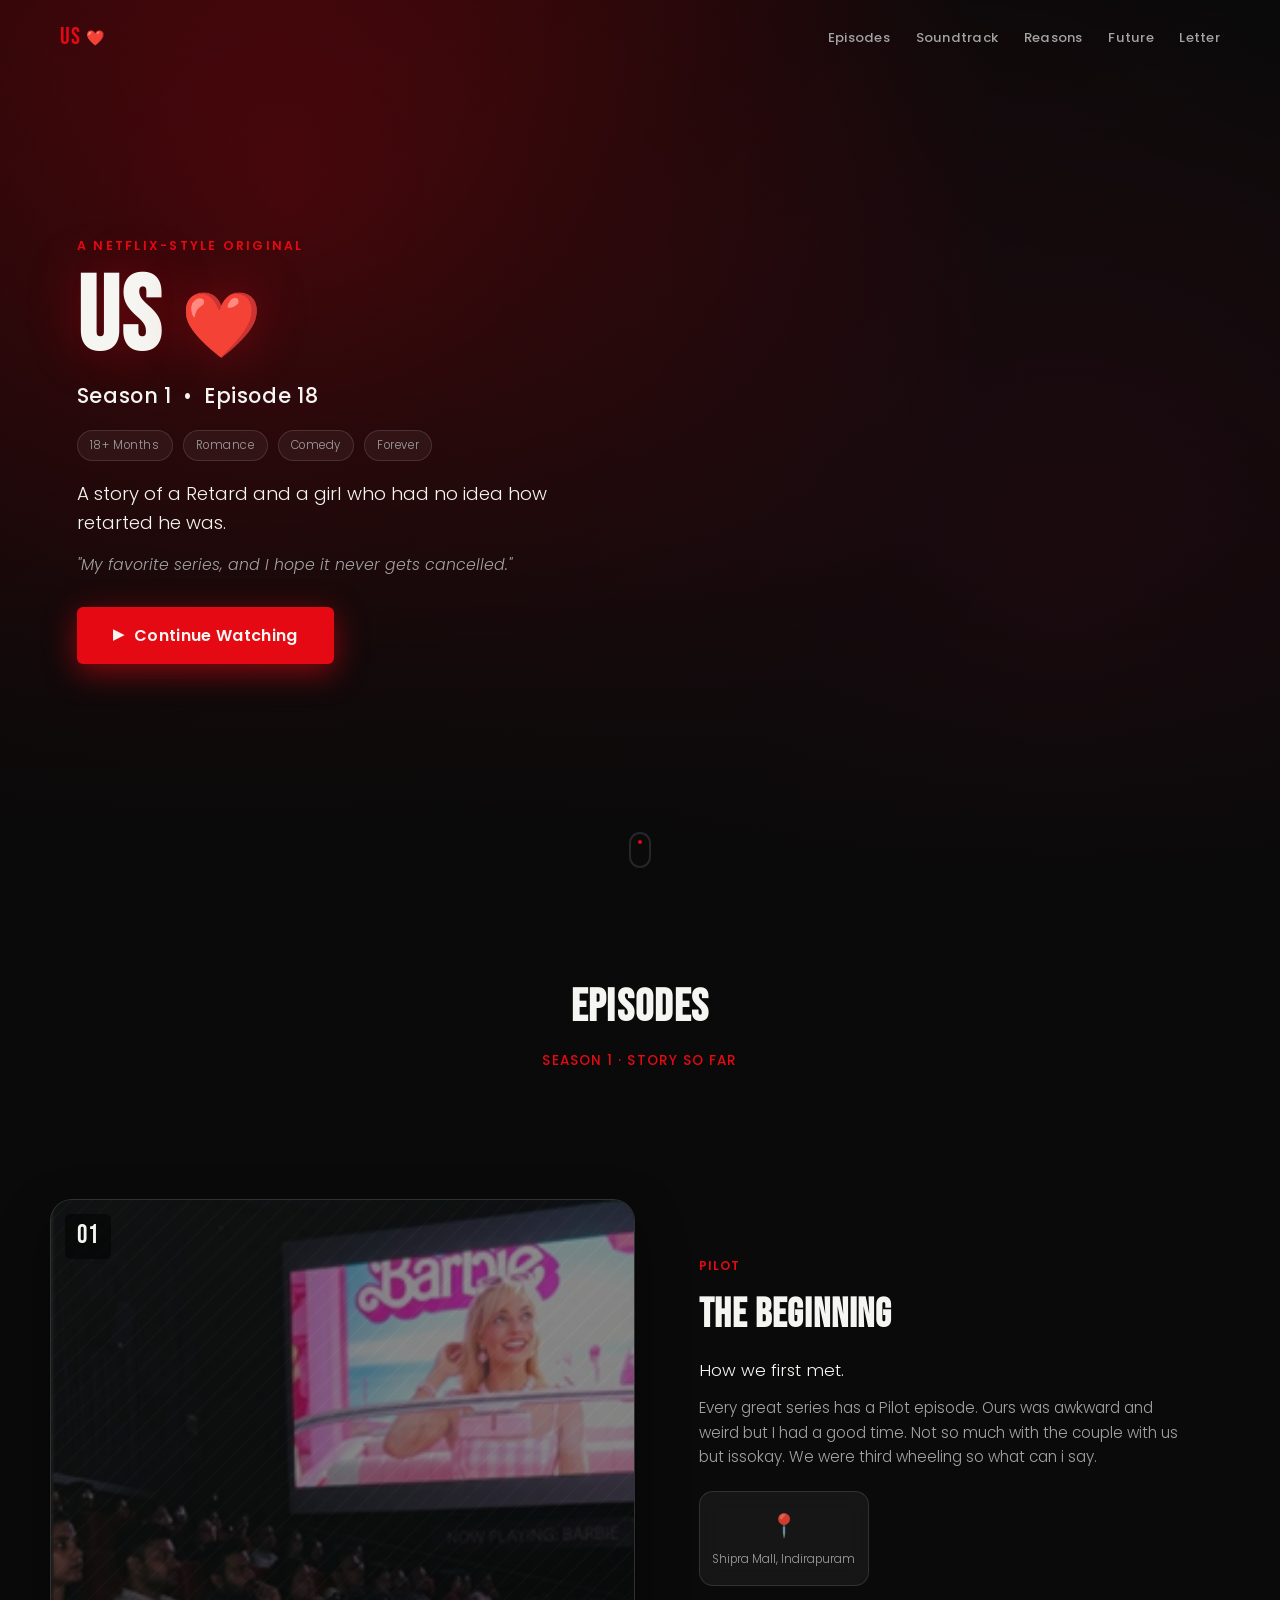
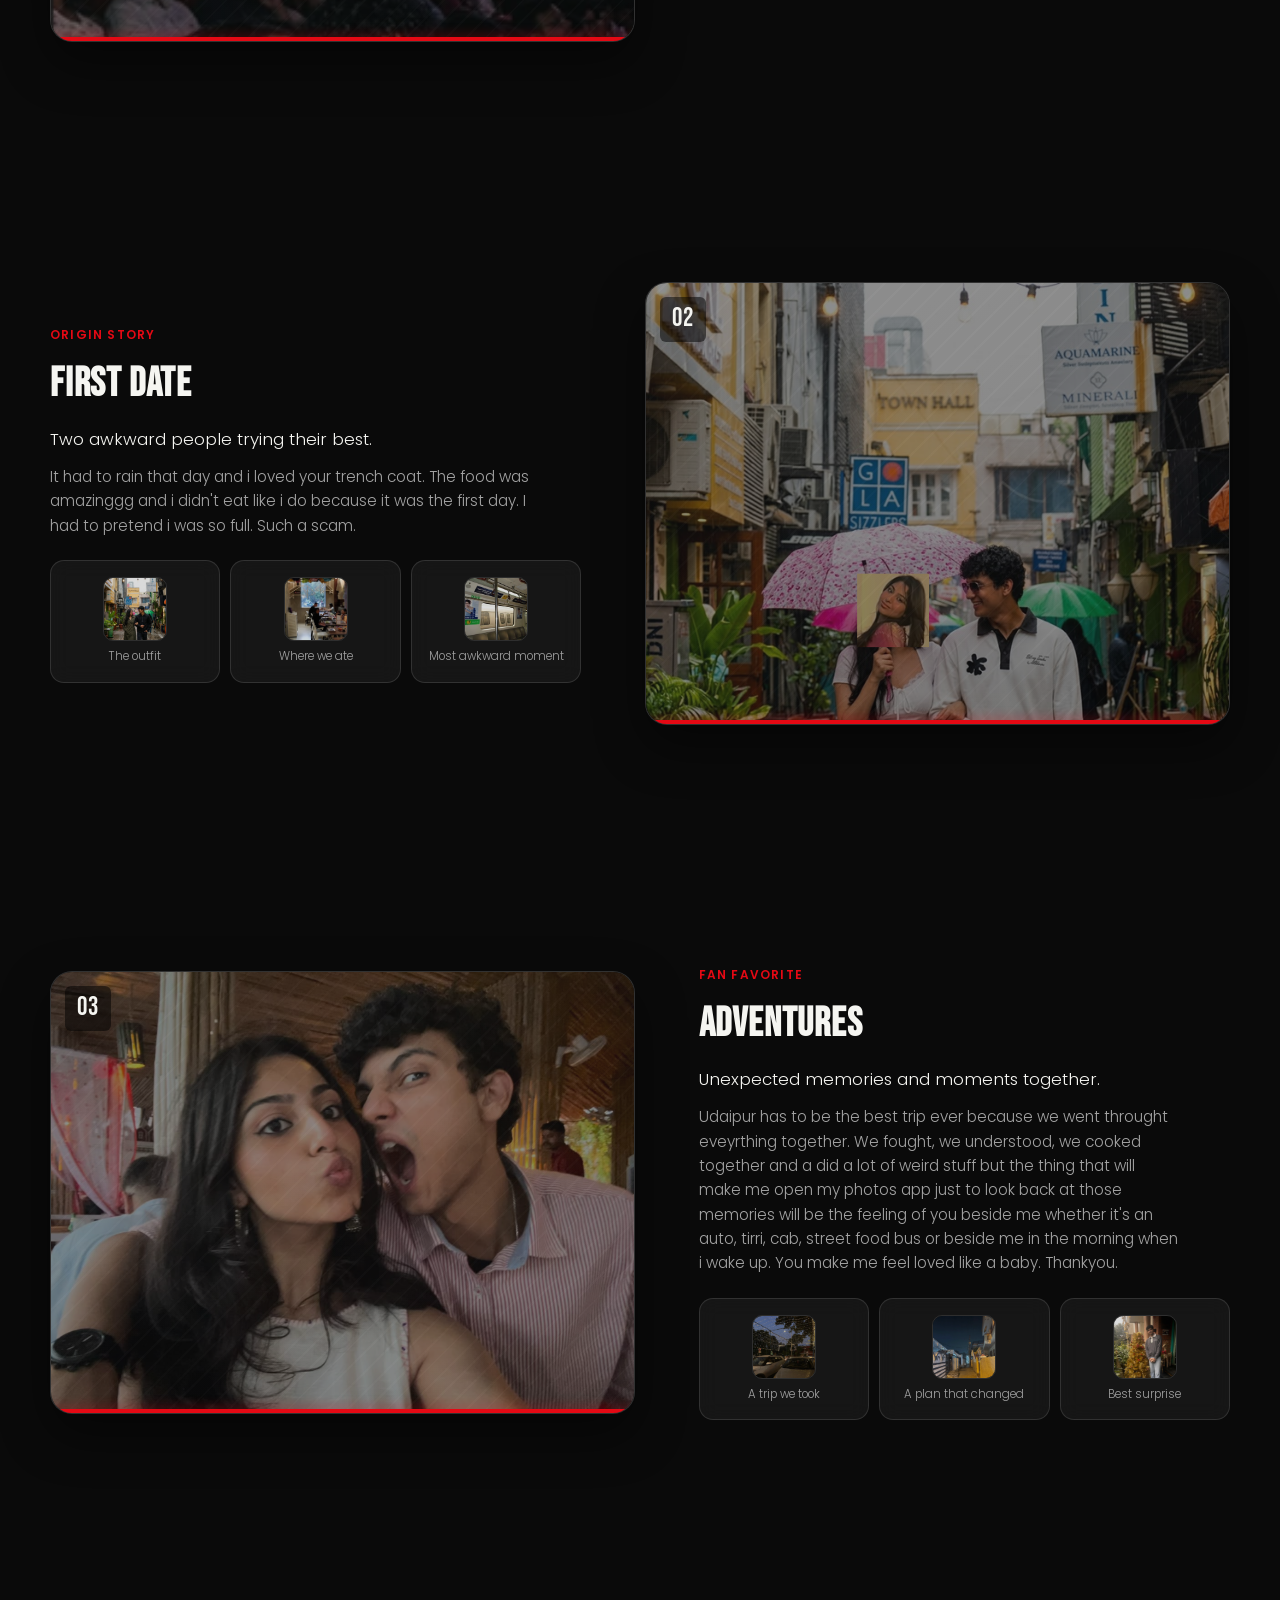
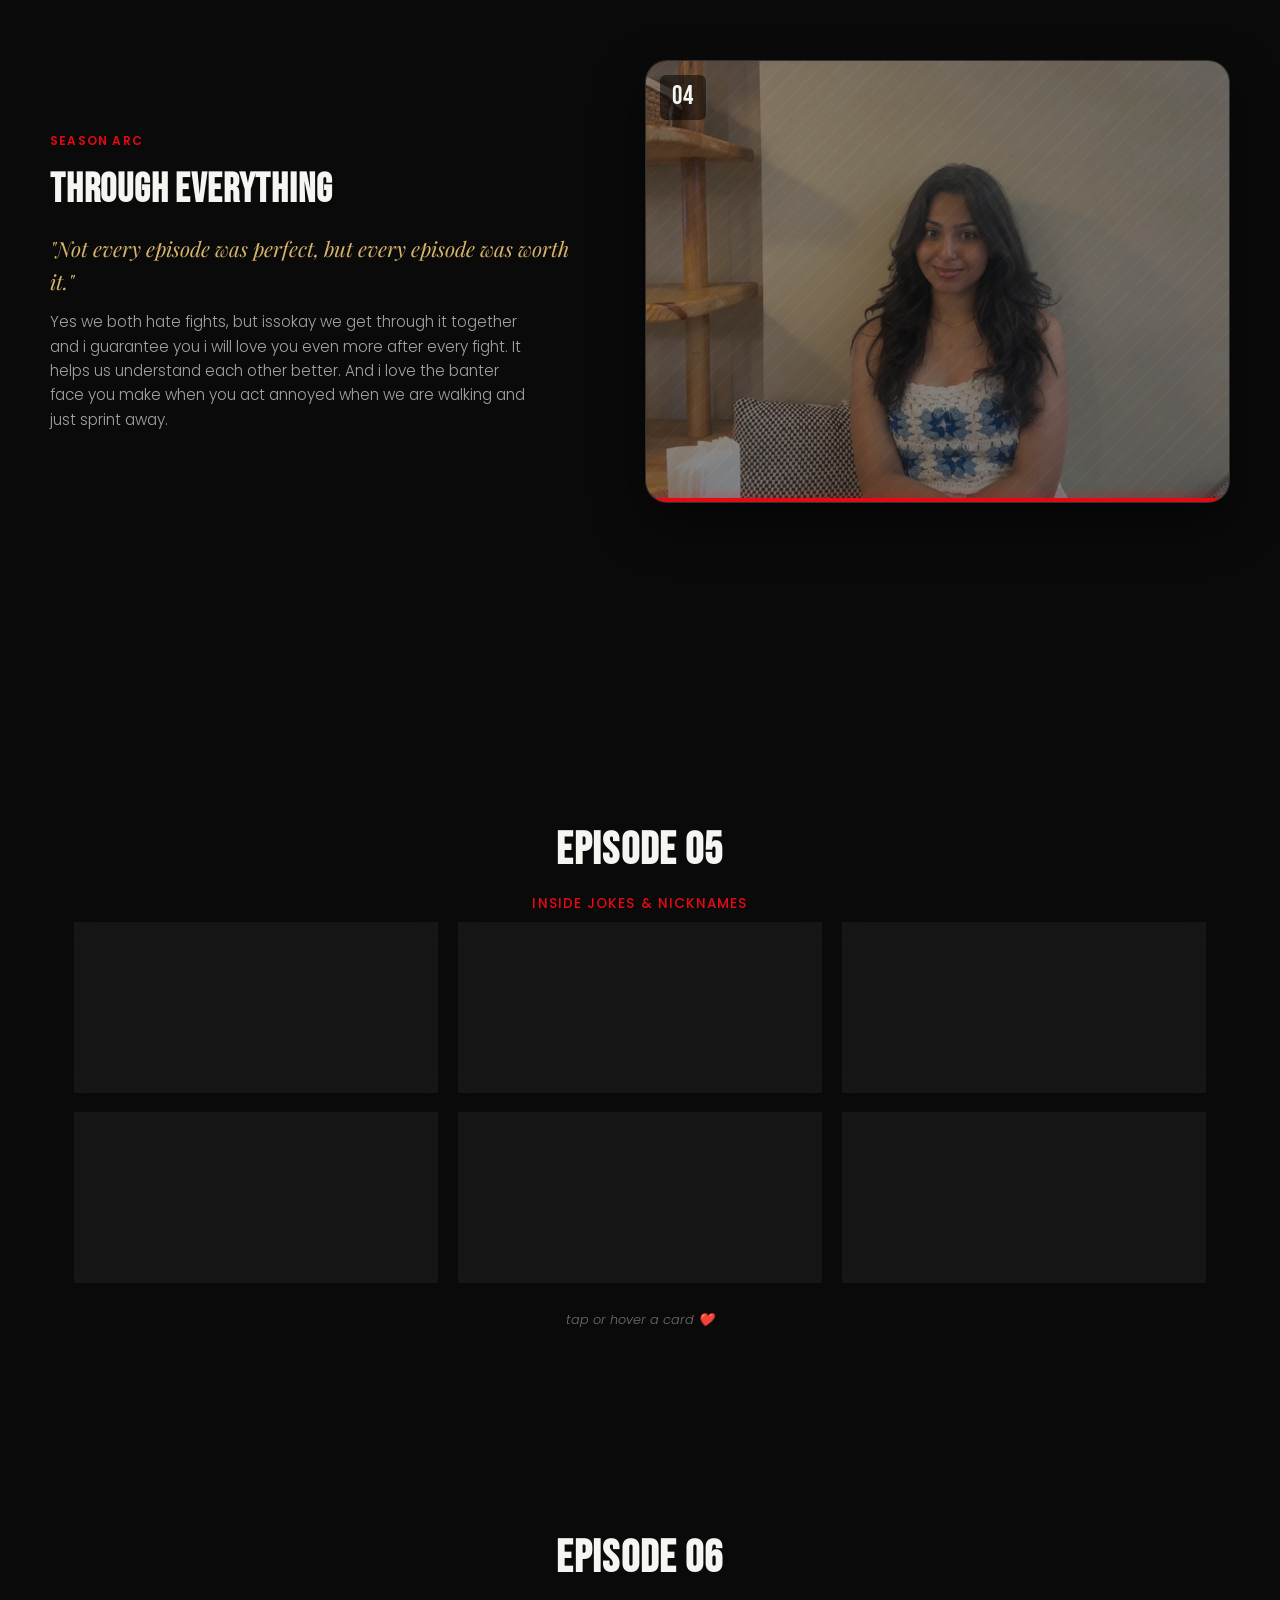
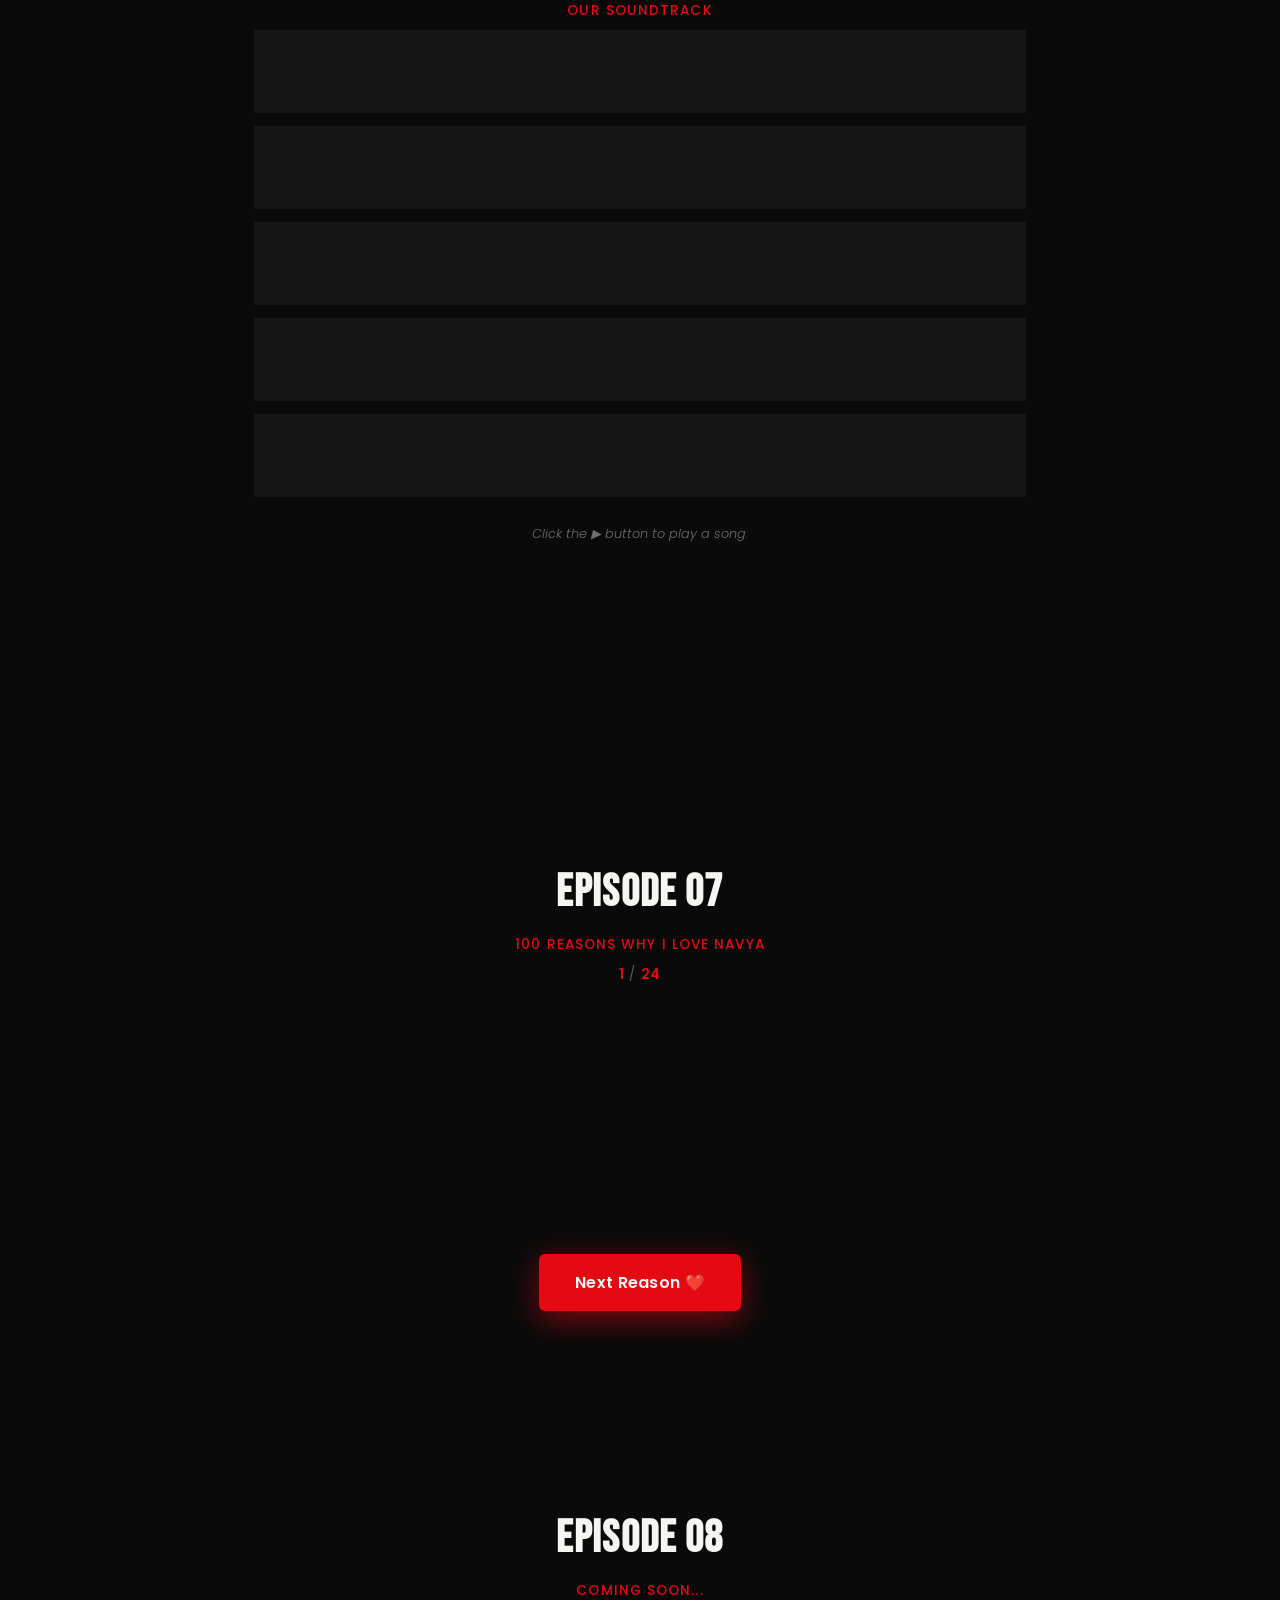
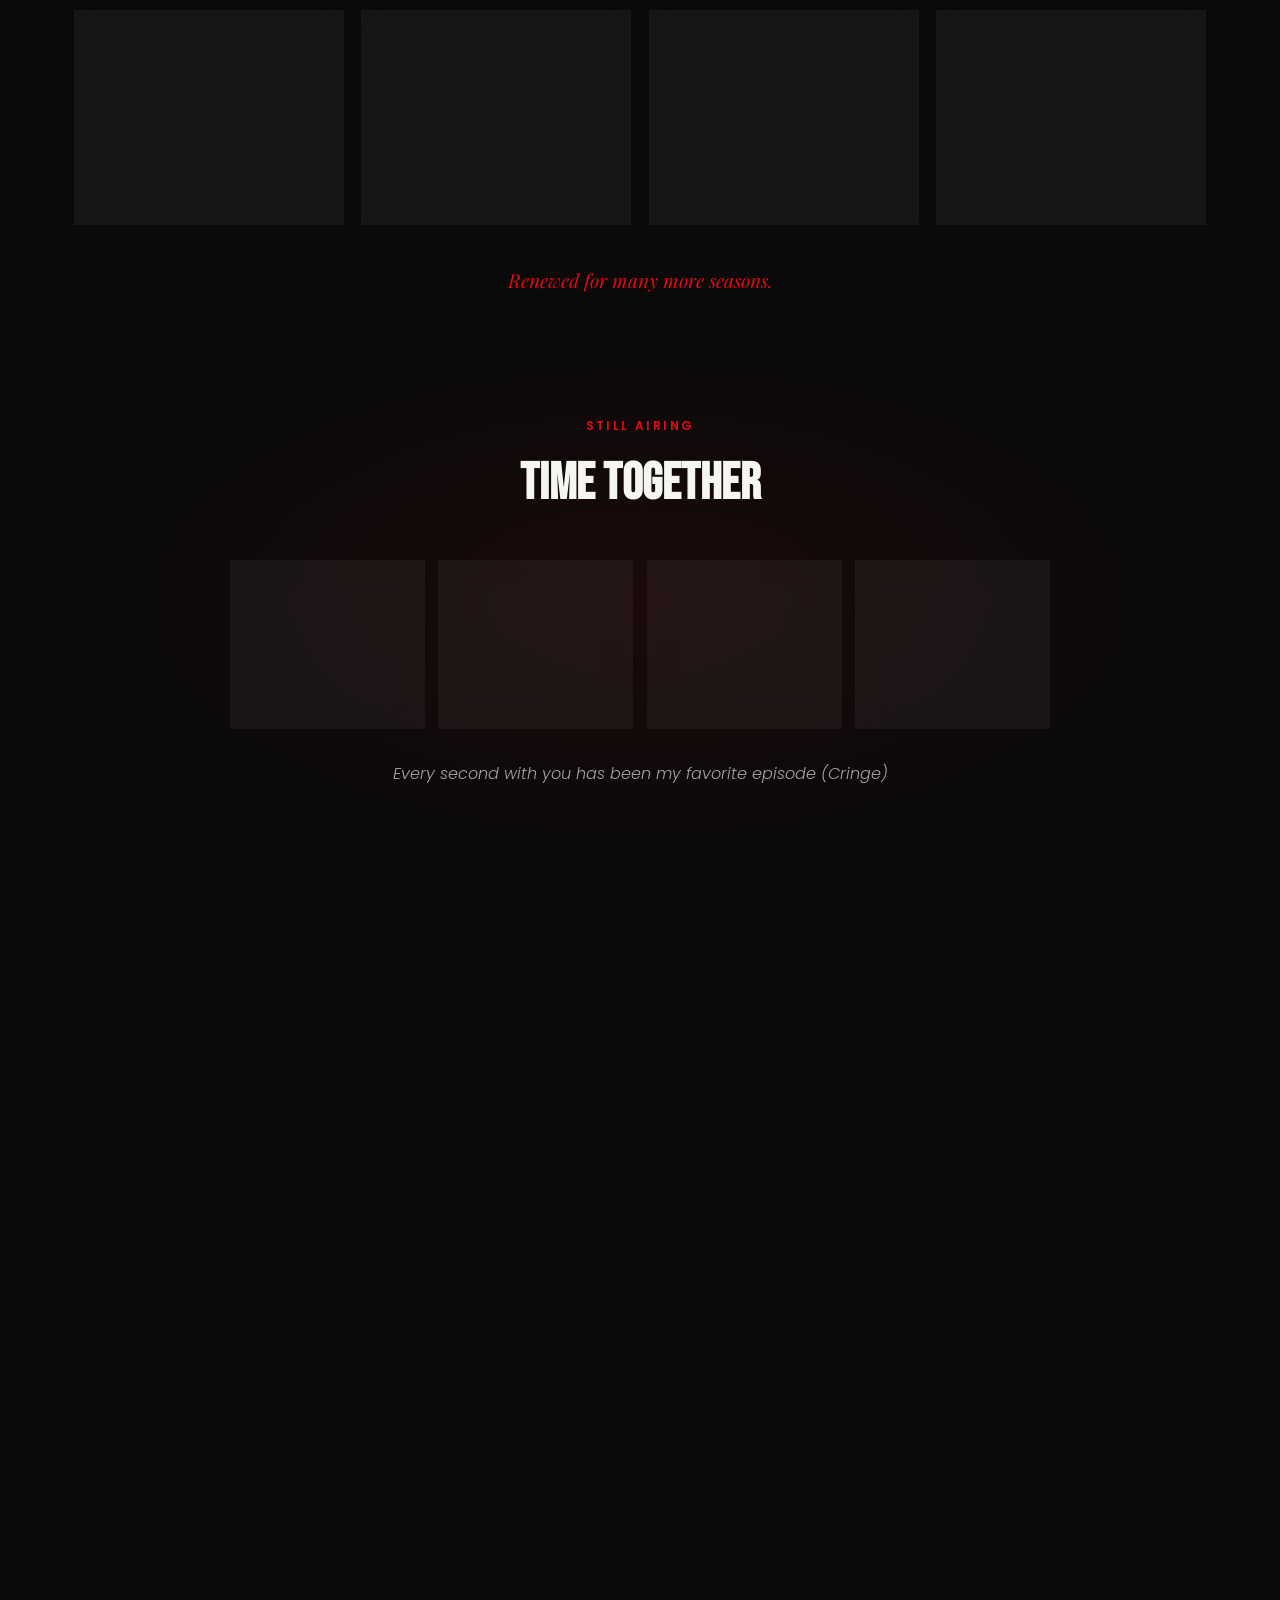
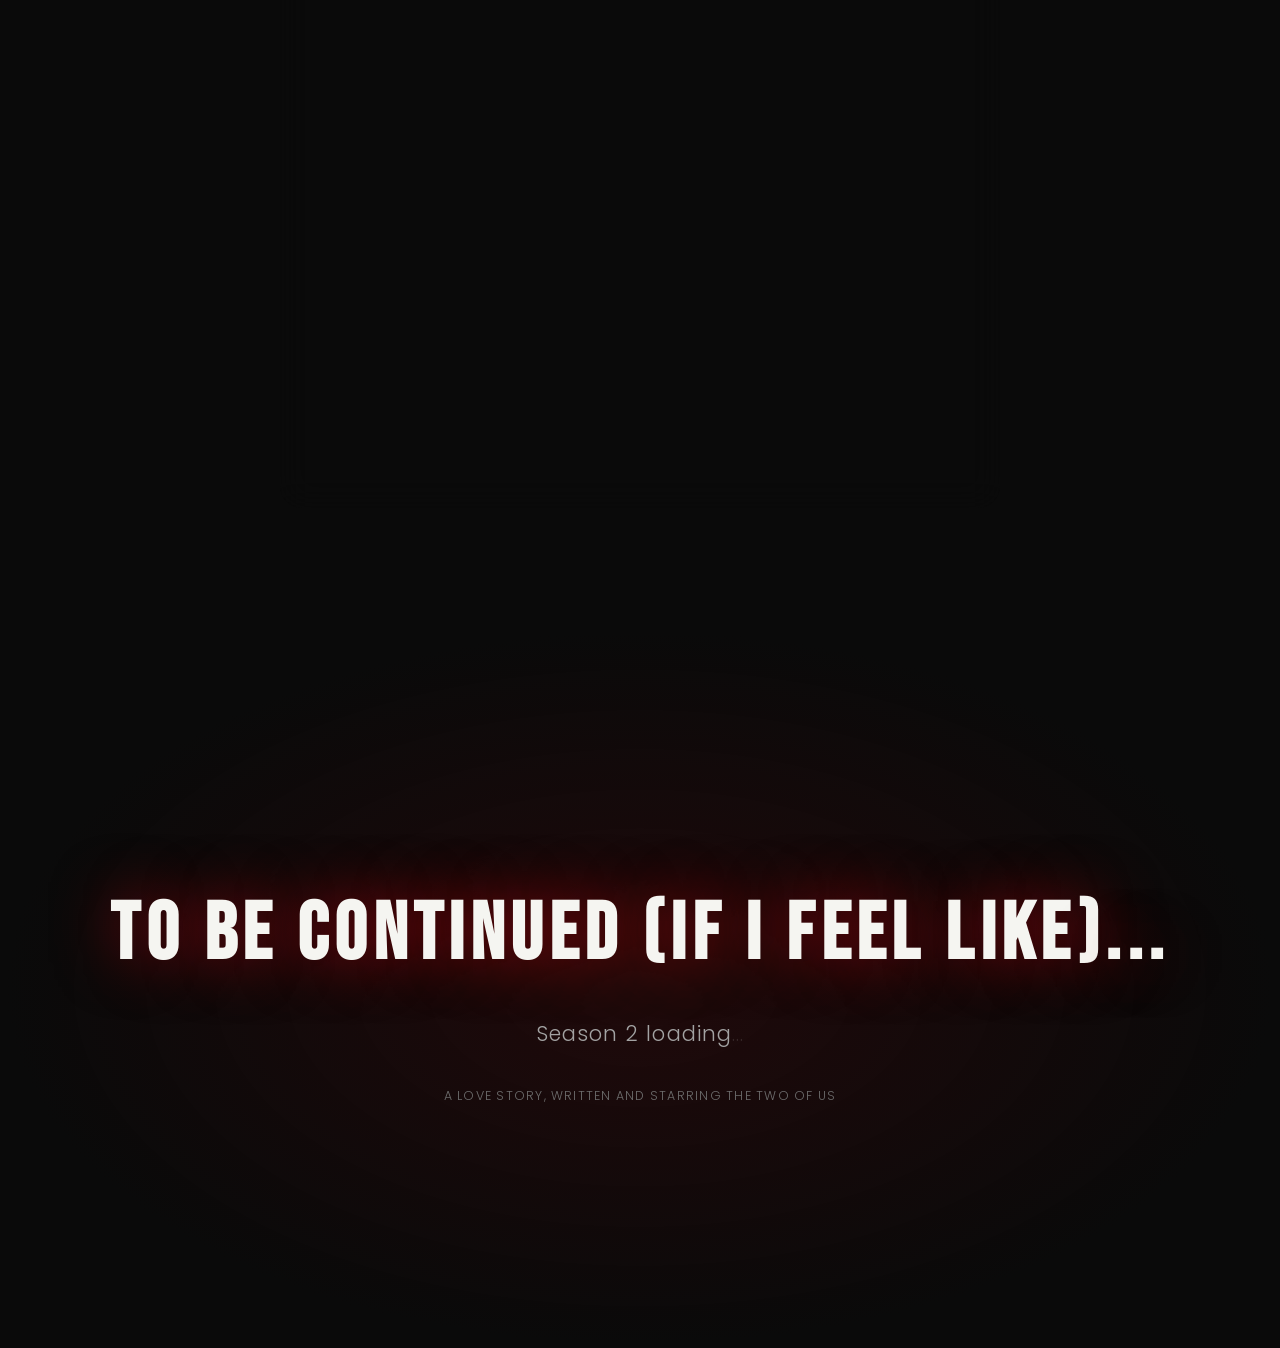
<file: index.html>
<!DOCTYPE html>
<html lang="en">
<head>
  <meta charset="UTF-8" />
  <meta name="viewport" content="width=device-width, initial-scale=1.0, viewport-fit=cover" />
  <title>US  | Season 1 · Episode 18</title>
  <meta name="description" content="A Netflix-style love story. US ❤️ — Season 1, Episode 18." />

  <!-- Google Fonts:
       Bebas Neue  -> bold cinematic display face (titles, big numbers)
       Poppins     -> clean modern body/UI face
       Playfair Display -> warm serif italic, reserved only for the love letter -->
  <link rel="preconnect" href="https://fonts.googleapis.com">
  <link rel="preconnect" href="https://fonts.gstatic.com" crossorigin>
  <link href="https://fonts.googleapis.com/css2?family=Bebas+Neue&family=Poppins:ital,wght@0,300;0,400;0,500;0,600;0,700;1,400&family=Playfair+Display:ital,wght@0,500;1,500;1,600&display=swap" rel="stylesheet">

  <link rel="stylesheet" href="style.css" />
</head>
<body>

  <!-- =========================================================
       LOADING SCREEN
       A small homage to the Netflix "ta-dum" logo build animation.
       Red bars converge, a heartbeat pulses, then the curtain lifts
       on your show.
  ========================================================== -->
  <div id="loading-screen" aria-hidden="true">
    <div class="loader-bars">
      <span></span><span></span><span></span><span></span><span></span>
    </div>
    <div class="loader-logo">US <span class="heart">❤️</span></div>
    <p class="loader-caption">a series, starring the two of us</p>
  </div>

  <!-- Ambient drifting particles, sits behind everything -->
  <canvas id="particle-canvas"></canvas>

  <!-- Floating hearts get injected here continuously by script.js -->
  <div id="floating-hearts" aria-hidden="true"></div>

  <!-- =========================================================
       TOP NAVIGATION — Netflix-style fixed bar, glass on scroll
  ========================================================== -->
  <header id="top-nav">
    <a href="#hero" class="nav-logo">US <span class="heart">❤️</span></a>
    <nav class="nav-links">
      <a href="#ep1">Episodes</a>
      <a href="#soundtrack">Soundtrack</a>
      <a href="#reasons">Reasons</a>
      <a href="#comingsoon">Future</a>
      <a href="#letter">Letter</a>
    </nav>
  </header>

  <!-- =========================================================
       HERO — the show's title banner
  ========================================================== -->
  <section id="hero">
    <div class="hero-bg"></div>
    <div class="hero-vignette"></div>

    <div class="hero-content fade-in">
      <p class="hero-eyebrow">A NETFLIX-STYLE ORIGINAL</p>
      <h1 class="hero-title">US <span class="heart">❤️</span></h1>
      <p class="hero-subtitle">Season 1 &nbsp;•&nbsp; Episode 18</p>

      <div class="hero-meta">
        <span class="tag">18+ Months</span>
        <span class="tag">Romance</span>
        <span class="tag">Comedy</span>
        <span class="tag">Forever</span>
      </div>

      <p class="hero-description">
        A story of a Retard and a girl who had no idea how
        retarted he was.
      </p>

      <p class="hero-tagline">"My favorite series, and I hope it never gets cancelled."</p>

      <button id="continue-watching" class="btn-primary">
        <span class="play-icon">▶</span> Continue Watching
      </button>
    </div>

    <div class="scroll-hint">
      <span></span>
    </div>
  </section>

  <!-- =========================================================
       EPISODE LIST — intro label for the episode section
  ========================================================== -->
  <div class="section-heading fade-in">
    <h2>Episodes</h2>
    <p>Season 1 · Story So Far</p>
  </div>

  <!-- ---------- EPISODE 1 — THE BEGINNING ---------- -->
  <section class="episode" id="ep1">
    <div class="episode-inner fade-in">
      <div class="episode-thumb">
        <span class="ep-number">01</span>
        <div class="thumb-placeholder">
          <span><img src="photos/barbie.png" alt="Us"></span>
        </div>
        <div class="progress-bar"><div class="progress-fill"></div></div>
      </div>
      <div class="episode-info">
        <p class="ep-tag">Pilot</p>
        <h3>The Beginning</h3>
        <p class="ep-desc">How we first met.</p>
        <p class="ep-longtext">
          Every great series has a Pilot episode. Ours was awkward and weird but I had
          a good time. Not so much with the couple with us but issokay. We were third 
          wheeling so what can i say.
        </p>
        <div class="memory-grid">
          <div class="memory-card"><span>📍</span><p>Shipra Mall, Indirapuram</p></div>
        </div>
      </div>
    </div>
  </section>

  <!-- ---------- EPISODE 2 — FIRST DATE ---------- -->
  <section class="episode reverse" id="ep2">
    <div class="episode-inner fade-in">
      <div class="episode-thumb">
        <span class="ep-number">02</span>
        <div class="thumb-placeholder">
          <span><img src="photos/khanmarket.png" alt="Us"></span>
        </div>
        <div class="progress-bar"><div class="progress-fill"></div></div>
      </div>
      <div class="episode-info">
        <p class="ep-tag">Origin Story</p>
        <h3>First Date</h3>
        <p class="ep-desc">Two awkward people trying their best.</p>
        <p class="ep-longtext">
          It had to rain that day and i loved your trench coat. The food was amazinggg and i 
          didn't eat like i do because it was the first day. I had to pretend i was so full.
          Such a scam.
        </p>
        <div class="memory-grid">
          <div class="memory-card"><span><img src="photos/outfile.png" alt="Us"></span><p>The outfit</p></div>
          <div class="memory-card"><span><img src="photos/yumyum.png" alt="Us"></span><p>Where we ate</p></div>
          <div class="memory-card"><span><img src="photos/metro.png" alt="Us"></span><p>Most awkward moment</p></div>
        </div>
      </div>
    </div>
  </section>

  <!-- ---------- EPISODE 3 — ADVENTURES ---------- -->
  <section class="episode" id="ep3">
    <div class="episode-inner fade-in">
      <div class="episode-thumb">
        <span class="ep-number">03</span>
        <div class="thumb-placeholder">
          <span><img src="photos/bite.png" alt="Us"></span>
        </div>
        <div class="progress-bar"><div class="progress-fill"></div></div>
      </div>
      <div class="episode-info">
        <p class="ep-tag">Fan Favorite</p>
        <h3>Adventures</h3>
        <p class="ep-desc">Unexpected memories and moments together.</p>
        <p class="ep-longtext">
          Udaipur has to be the best trip ever because we went throught eveyrthing together. We fought, we understood,
          we cooked together and a did a lot of weird stuff but the thing that will make me open my photos app just to look back
          at those memories will be the feeling of you beside me whether it's an auto, tirri, cab, street food bus or beside me in
          the morning when i wake up. You make me feel loved like a baby. Thankyou.
        </p>
        <div class="memory-grid">
          <div class="memory-card"><span><img src="photos/chd2.png" alt="Us"></span><p>A trip we took</p></div>
          <div class="memory-card"><span><img src="photos/gmama.png" alt="Us"></span><p>A plan that changed</p></div>
          <div class="memory-card"><span><img src="photos/surprise.png" alt="Us"></span><p>Best surprise</p></div>
        </div>
      </div>
    </div>
  </section>

  <!-- ---------- EPISODE 4 — THROUGH EVERYTHING ---------- -->
  <section class="episode reverse" id="ep4">
    <div class="episode-inner fade-in">
      <div class="episode-thumb">
        <span class="ep-number">04</span>
        <div class="thumb-placeholder">
          <span><img src="photos/fight.png" alt="Us"></span>
        </div>
        <div class="progress-bar"><div class="progress-fill"></div></div>
      </div>
      <div class="episode-info">
        <p class="ep-tag">Season Arc</p>
        <h3>Through Everything</h3>
        <p class="ep-desc ep-quote">
          "Not every episode was perfect, but every episode was worth it."
        </p>
        <p class="ep-longtext">
          Yes we both hate fights, but issokay we get through it together and i guarantee
          you i will love you even more after every fight. It helps us understand each other better.
          And i love the banter face you make when you act annoyed when we are walking and just sprint away.
        </p>
      </div>
    </div>
  </section>

  <!-- ---------- EPISODE 5 — INSIDE JOKES ---------- -->
  <section class="episode" id="ep5">
    <div class="section-heading fade-in">
      <h2>Episode 05</h2>
      <p>Inside Jokes &amp; Nicknames</p>
    </div>
    <div class="joke-grid fade-in">
      <div class="joke-card">
        <div class="joke-front"><span>😂</span><p>Tap to reveal</p></div>
        <div class="joke-back"><p>Sarso tel ko 2 din baad kya bolte hai? Parso tel ahahahaaaaa. 
        Aapko humaari company mein konsa role chahiye? Chicken Roll ahahahahahahahaha</p></div>
      </div>
      <div class="joke-card">
        <div class="joke-front"><span>🤭</span><p>Tap to reveal</p></div>
        <div class="joke-back"><p>We rarely call each other by our names but "Triangle Tongue" is my favorite.</p></div>
      </div>
      <div class="joke-card">
        <div class="joke-front"><span>🐣</span><p>Tap to reveal</p></div>
        <div class="joke-back"><p>Remember when you got really angry and then slipped when you were trying to run away from me or the day you
        fell off the swing tikona park mein bahahahahaha.</p></div>
      </div>
      <div class="joke-card">
        <div class="joke-front"><span>🍕</span><p>Tap to reveal</p></div>
        <div class="joke-back"><p>Bihari with a kashmiri is like a bhikari wearing a watch from amiri. (or samose ki chutney with a panini.</p></div>
      </div>
      <div class="joke-card">
        <div class="joke-front"><span>🎭</span><p>Tap to reveal</p></div>
        <div class="joke-back"><p>Hira sat at the shirdi chowk, crushing marie gold biscuits into his khichdi while a machhar, makdi, and chipkali chilled near the sidi. Festive lorhi music played as mosaji shouted tirtir while chasing a bikhari who tried to phenk a chupa choops into the ghaas. Hungry for more, he grabbed a banta and rushed to tandoori rajouri for some bihari style pakore and raj kachori spiced with extra zeera.</p></div>
      </div>
      <div class="joke-card">
        <div class="joke-front"><span>🌙</span><p>Tap to reveal</p></div>
        <div class="joke-back"><p>Talking till 6am in the morning and sharing those insta question cards trying to make the other person awkward.</p></div>
      </div>
    </div>
    <p class="hint-text fade-in">tap or hover a card ❤️</p>
  </section>

  <!-- ---------- EPISODE 6 — OUR SOUNDTRACK ---------- -->
<section id="soundtrack">
  <div class="section-heading fade-in">
    <h2>Episode 06</h2>
    <p>Our Soundtrack</p>
  </div>

  <div class="song-list fade-in">

    <div class="song-card" data-track="1">
      <div class="album-art"><span>🎵</span></div>
      <div class="song-info">
        <p class="song-title">All Of Me</p>
        <p class="song-artist">John Legend</p>
      </div>
      <div class="equalizer"><span></span><span></span><span></span><span></span></div>
      <button class="play-btn" aria-label="Play All Of Me">▶</button>
      <audio src="audio/AllOfMe.mp3" preload="none"></audio>
    </div>

    <div class="song-card" data-track="2">
      <div class="album-art"><span>🎵</span></div>
      <div class="song-info">
        <p class="song-title">Heaven</p>
        <p class="song-artist">Bryan Adams</p>
      </div>
      <div class="equalizer"><span></span><span></span><span></span><span></span></div>
      <button class="play-btn" aria-label="Play Heaven">▶</button>
      <audio src="audio/Heaven.mp3" preload="none"></audio>
    </div>

    <div class="song-card" data-track="3">
      <div class="album-art"><span>🎵</span></div>
      <div class="song-info">
        <p class="song-title">Kiss Me</p>
        <p class="song-artist">Sixpence None the Richer</p>
      </div>
      <div class="equalizer"><span></span><span></span><span></span><span></span></div>
      <button class="play-btn" aria-label="Play Kiss Me">▶</button>
      <audio src="audio/KissMe.mp3" preload="none"></audio>
    </div>

    <div class="song-card" data-track="4">
      <div class="album-art"><span>🎵</span></div>
      <div class="song-info">
        <p class="song-title">Mystery Of Love</p>
        <p class="song-artist">Sufjan Stevens</p>
      </div>
      <div class="equalizer"><span></span><span></span><span></span><span></span></div>
      <button class="play-btn" aria-label="Play Mystery Of Love">▶</button>
      <audio src="audio/MysteryOfLove.mp3" preload="none"></audio>
    </div>

    <div class="song-card" data-track="5">
      <div class="album-art"><span>🎵</span></div>
      <div class="song-info">
        <p class="song-title">Stand By Me</p>
        <p class="song-artist">Ben E. King</p>
      </div>
      <div class="equalizer"><span></span><span></span><span></span><span></span></div>
      <button class="play-btn" aria-label="Play Stand By Me">▶</button>
      <audio src="audio/StandByMe.mp3" preload="none"></audio>
    </div>

  </div>

  <p class="hint-text fade-in">
    Click the ▶ button to play a song.
  </p>
</section>

  <!-- ---------- EPISODE 7 — 100 REASONS WHY I LOVE NAVYA ---------- -->
  <section id="reasons">
    <div class="section-heading fade-in">
      <h2>Episode 07</h2>
      <p>100 Reasons Why I Love Navya</p>
    </div>

    <div class="reasons-box fade-in">
      <div class="reason-counter"><span id="reason-index">1</span> / <span id="reason-total">100</span></div>

      <div class="reason-card-stage">
        <div class="reason-card" id="reason-card">
          <span class="reason-quote-mark">“</span>
          <p id="reason-text">Your smile.</p>
        </div>
      </div>

      <button id="next-reason" class="btn-primary">Next Reason ❤️</button>
    </div>
  </section>

  <!-- ---------- EPISODE 8 — COMING SOON ---------- -->
  <section id="comingsoon">
    <div class="section-heading fade-in">
      <h2>Episode 08</h2>
      <p>Coming Soon...</p>
    </div>

    <div class="future-grid fade-in">
      <div class="future-card">
        <span class="future-icon">🌇</span>
        <h4>Watching Sunsets</h4>
        <p>Every sky, with you next to me.</p>
      </div>
      <div class="future-card">
        <span class="future-icon">✈️</span>
        <h4>Traveling Together</h4>
        <p>New cities, same rone dhone.</p>
      </div>
      <div class="future-card">
        <span class="future-icon">📸</span>
        <h4>Making Memories</h4>
        <p>You will definitely have stories to tell your adopted daughter.</p>
      </div>
      <div class="future-card">
        <span class="future-icon">🌳</span>
        <h4>Growing Old Together</h4>
        <p>Ik you look older than me but dw i will catch up to you soon.</p>
      </div>
    </div>

    <p class="renewed-tagline fade-in">Renewed for many more seasons.</p>
  </section>

  <!-- =========================================================
       TIME TOGETHER COUNTER
  ========================================================== -->
  <section id="counter">
    <div class="counter-inner fade-in">
      <p class="counter-eyebrow">STILL AIRING</p>
      <h2>Time Together</h2>

      <div class="counter-grid">
        <div class="counter-unit">
          <span id="count-days">0000</span>
          <p>Days</p>
        </div>
        <div class="counter-unit">
          <span id="count-hours">00</span>
          <p>Hours</p>
        </div>
        <div class="counter-unit">
          <span id="count-minutes">00</span>
          <p>Minutes</p>
        </div>
        <div class="counter-unit">
          <span id="count-seconds">00</span>
          <p>Seconds</p>
        </div>
      </div>

      <p class="counter-caption">Every second with you has been my favorite episode (Cringe)</p>
    </div>
  </section>

  <!-- =========================================================
       LOVE LETTER
  ========================================================== -->
  <section id="letter">
    <div class="letter-card fade-in">
      <p class="letter-stamp">❤️</p>
      <h2 class="letter-title">Dear Navya </h2>

      <div class="letter-body">
        <p>
          Happy 18 months (almost 20 now) but thank you for everything that you have done in these 19 months for me I am so so so grateful to have you in my life.
          We will get past this long distance soon and I can't wait for that. I love how you put so much thought into eeverything you do for me. I loved the 
          radio you made for me it is so pretty and cute. I wish this was at par with that.
        </p>
        <p>
          Thank you for making me laugh when i needed one and even when I didn't. Even if you don't crack a joke your London accent will make me laugh every single
          time. And ik i make you laugh more because now you know how retarded I am and I love how i can be myself when I am with you trust me you are among the top of the cream.
          I hate you how Kroos hates his football boots, how Suresh Raina hates CSK, how Bellingham hates Haaland, how Jim hates Pam and how Joey hates Chandler.
        </p>
        <p>
          Unfortunately you are stuck with me forever so just deal with my burps farts gifts hugs kisses whatever I have to offer.
          I will keep annoying you with my lame jokes, my insta comments or how I make fun of you.
          I hope you realize my worth after 1.5 years and how much of a baddie I am. Don't forget to thank god for me every Morning.
          Things like me are limited edition.
          I love you.
        </p>
        <p class="letter-closing">
          Thank you for being my favorite story.<br />
          Happy 1.5 Years ❤️<br />
          Forever my favorite series.
        </p>
      </div>

      <p class="letter-signoff">— Yours, always </p>
    </div>
  </section>

  <!-- =========================================================
       FINAL SCENE
  ========================================================== -->
  <section id="finalscene">
    <div class="final-content fade-in">
      <h2 class="tbc-text">TO BE CONTINUED (IF I FEEL LIKE)<span class="dots">...</span></h2>
      <p class="season2-text">
        Season 2 loading<span class="loading-dots"><span>.</span><span>.</span><span>.</span></span>
      </p>
      <p class="final-credit">a love story, written and starring the two of us</p>
    </div>
  </section>

  <script src="script.js"></script>
</body>
</html>
</file>
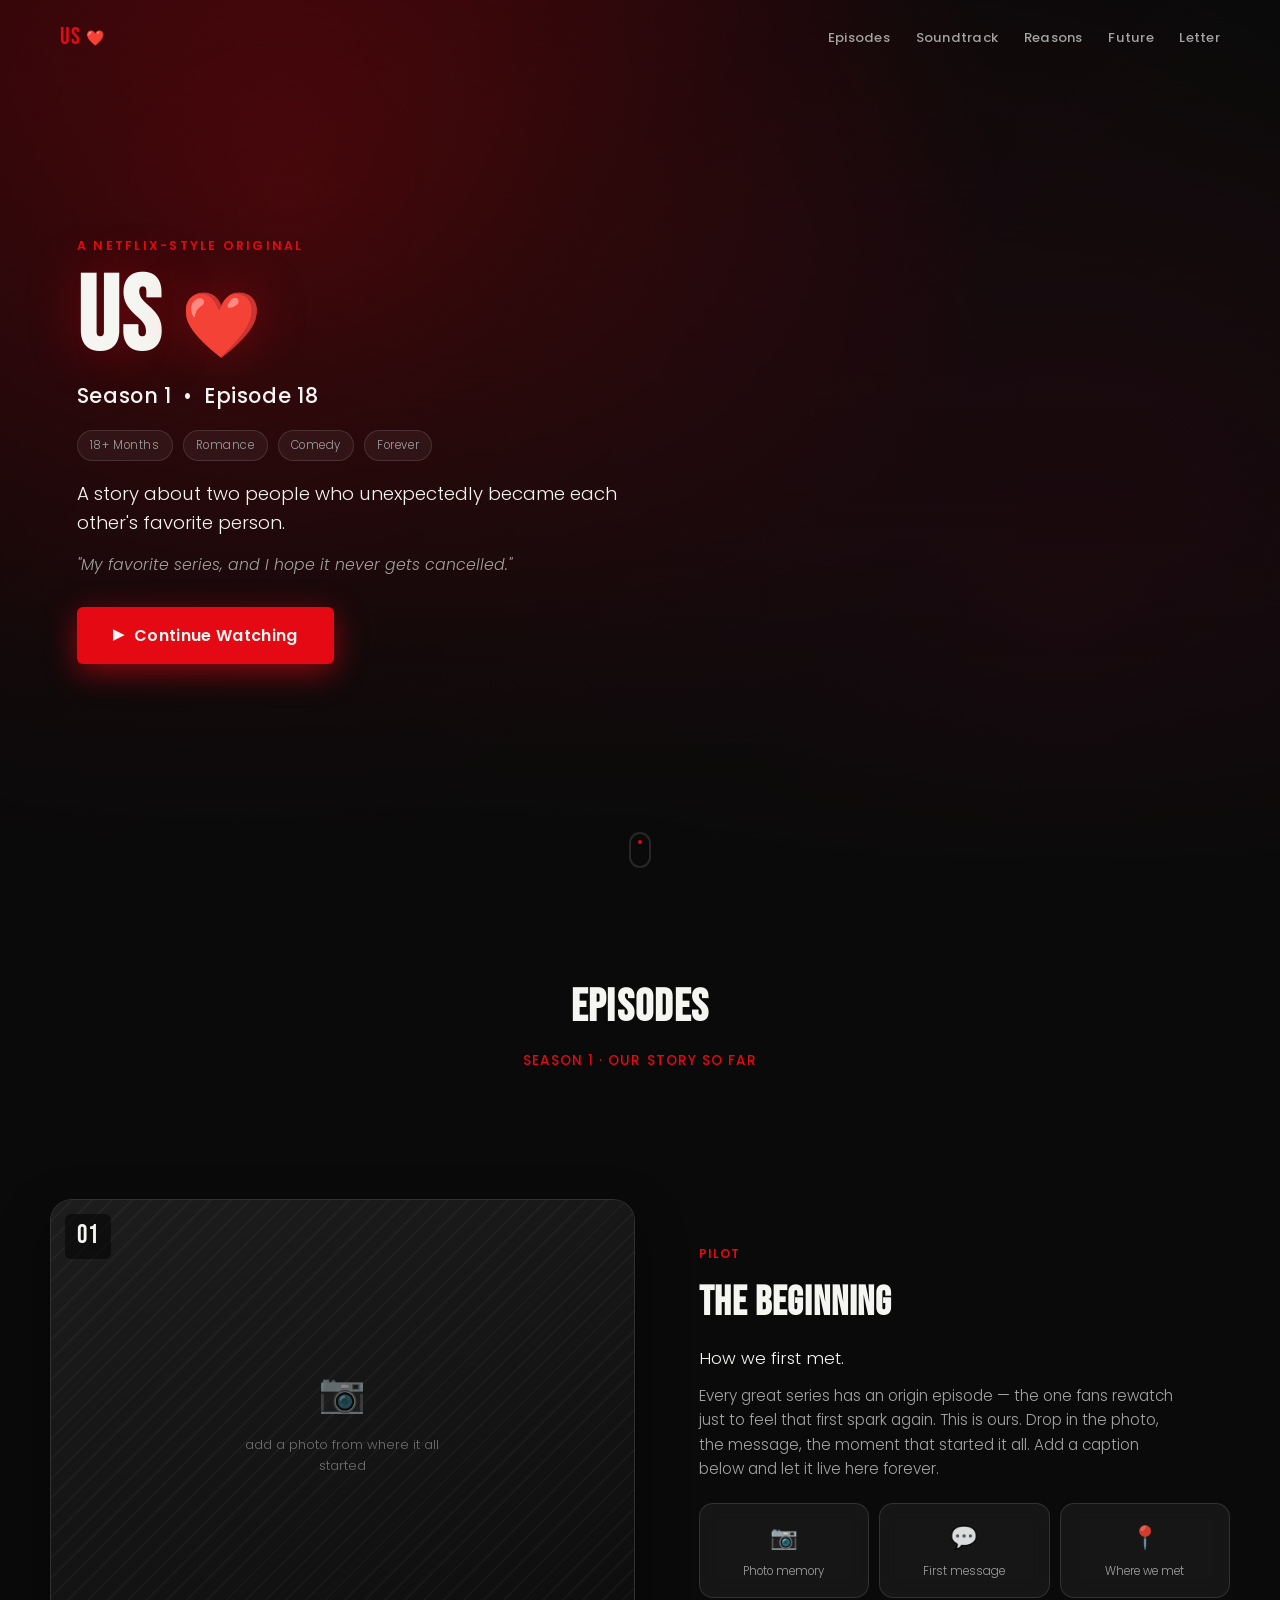
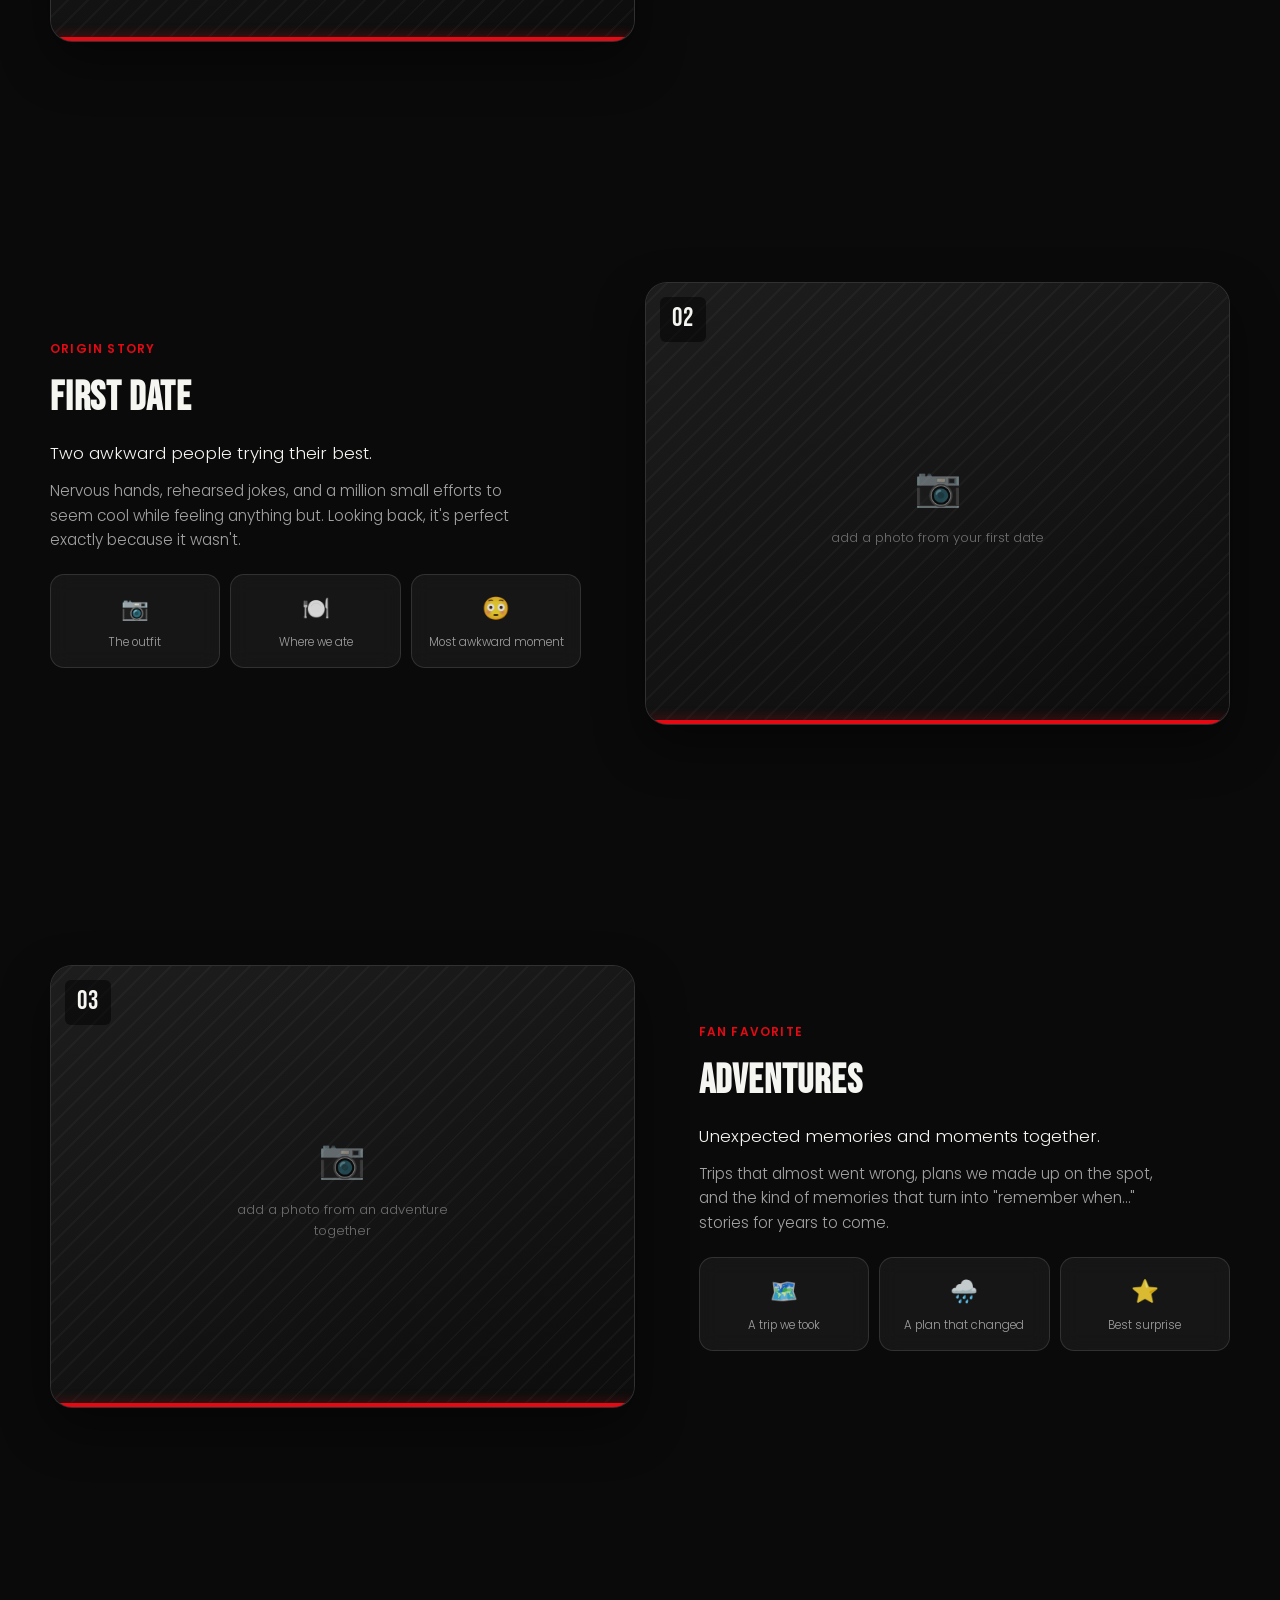
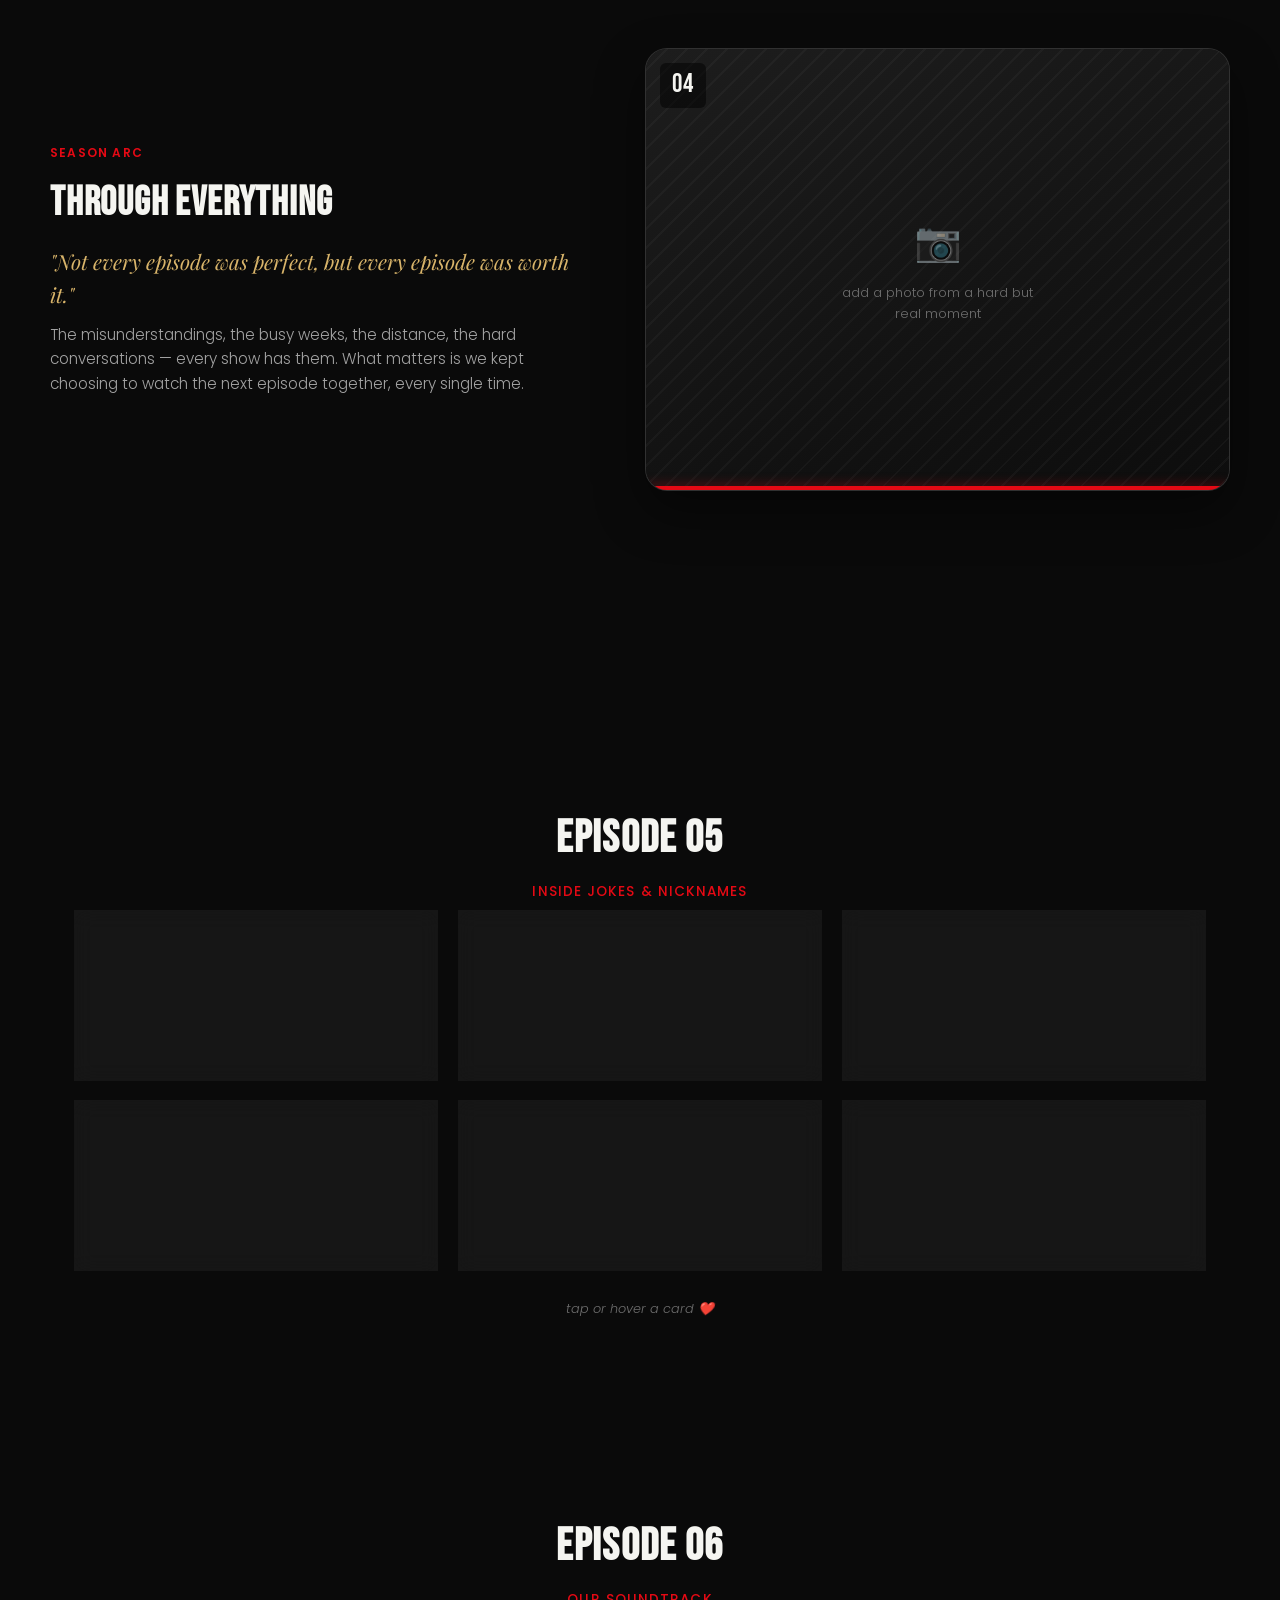
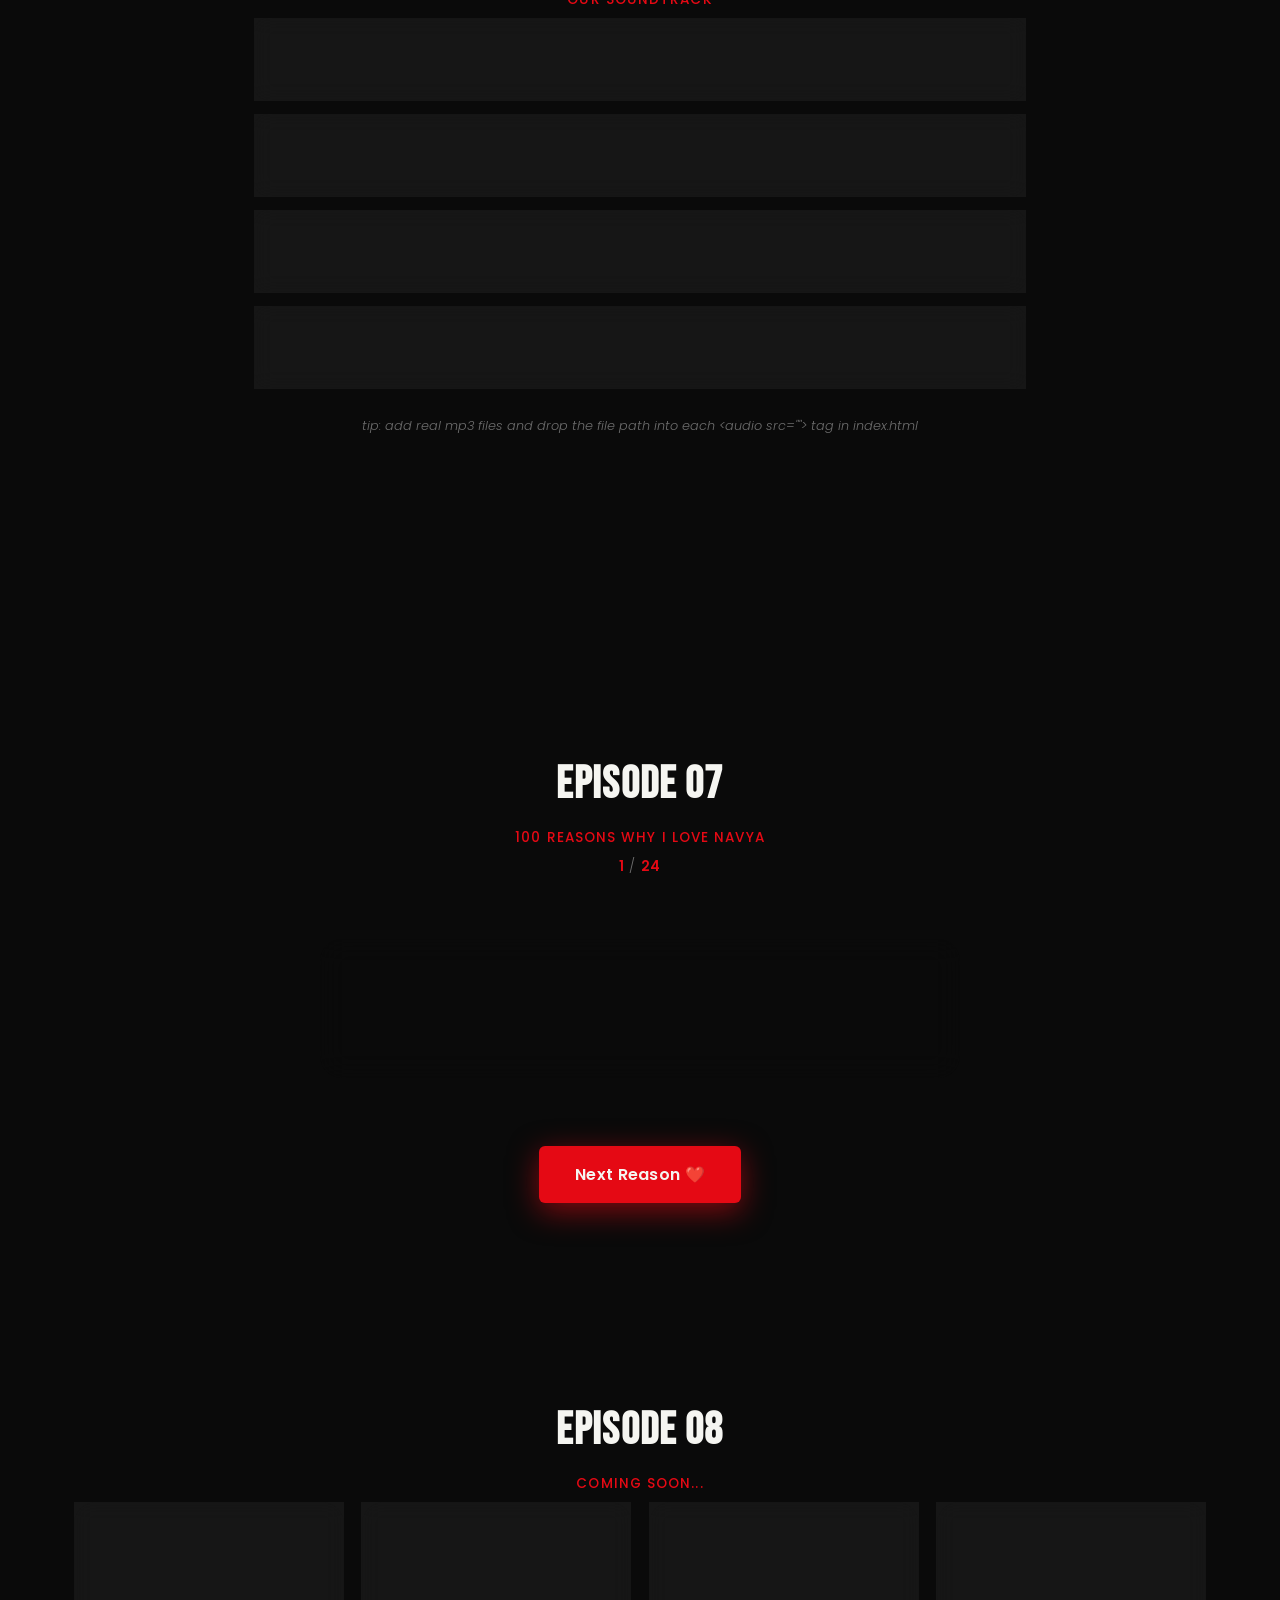
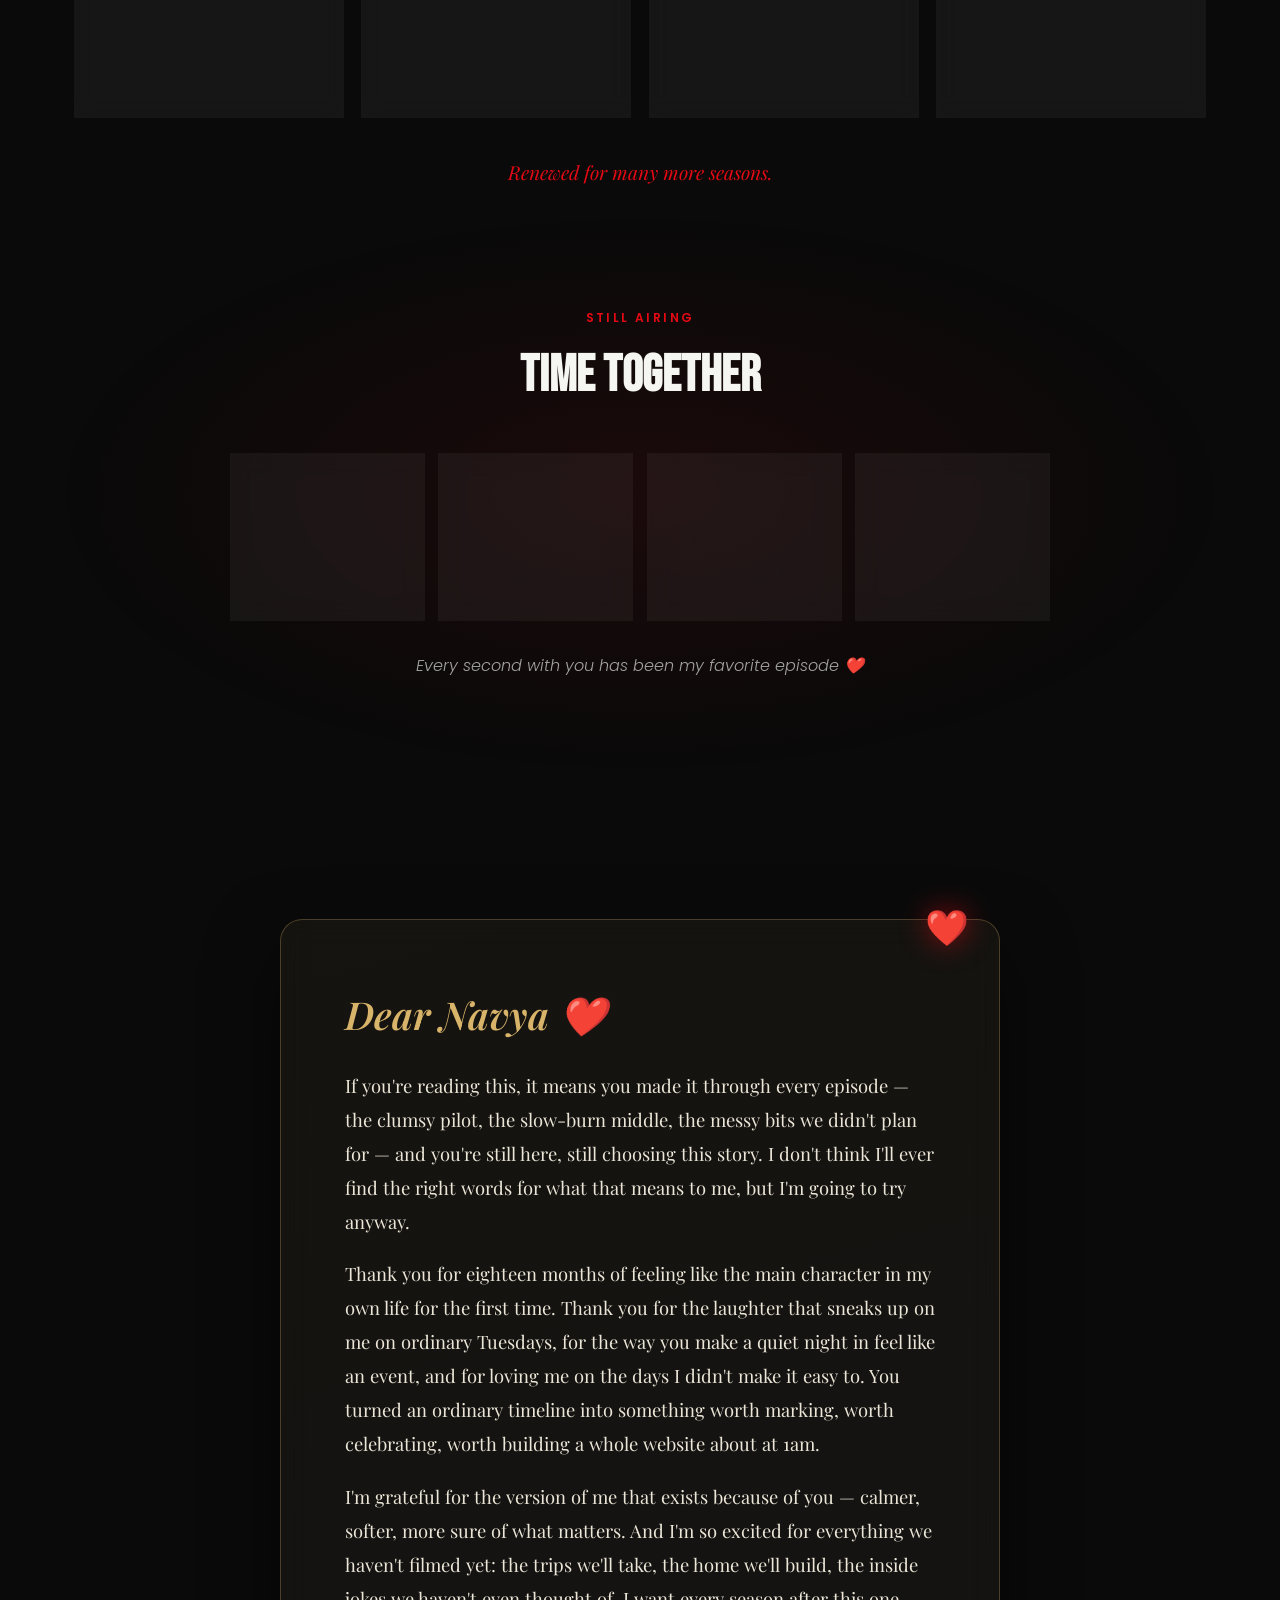
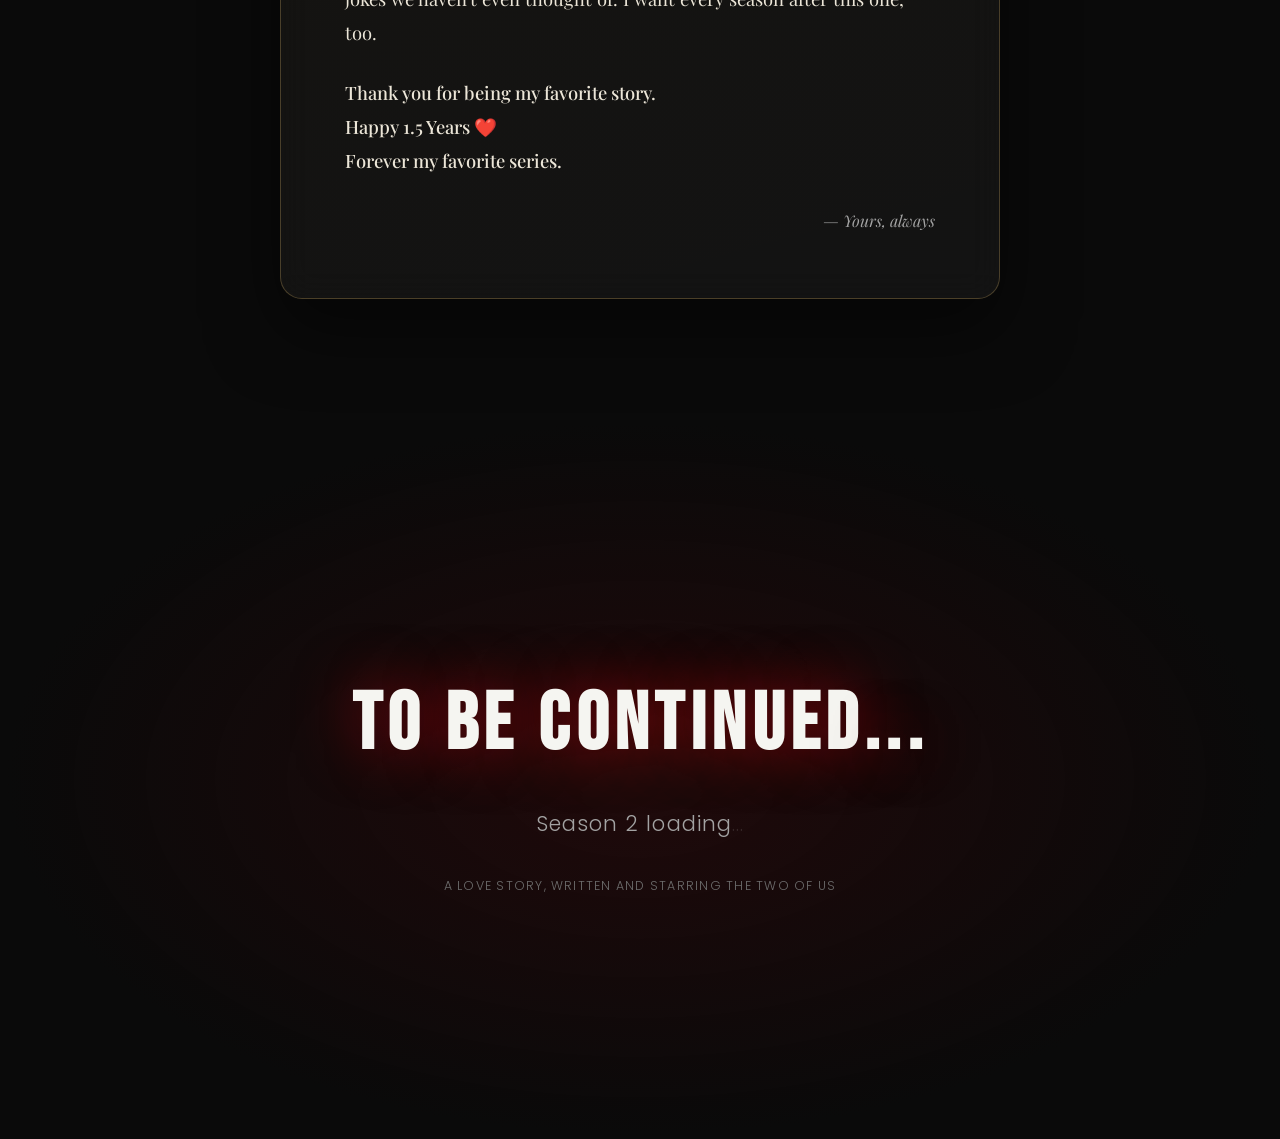
<file: index (2).html>
<!DOCTYPE html>
<html lang="en">
<head>
  <meta charset="UTF-8" />
  <meta name="viewport" content="width=device-width, initial-scale=1.0, viewport-fit=cover" />
  <title>US ❤️ | Season 1 · Episode 18</title>
  <meta name="description" content="A Netflix-style love story. US ❤️ — Season 1, Episode 18." />

  <!-- Google Fonts:
       Bebas Neue  -> bold cinematic display face (titles, big numbers)
       Poppins     -> clean modern body/UI face
       Playfair Display -> warm serif italic, reserved only for the love letter -->
  <link rel="preconnect" href="https://fonts.googleapis.com">
  <link rel="preconnect" href="https://fonts.gstatic.com" crossorigin>
  <link href="https://fonts.googleapis.com/css2?family=Bebas+Neue&family=Poppins:ital,wght@0,300;0,400;0,500;0,600;0,700;1,400&family=Playfair+Display:ital,wght@0,500;1,500;1,600&display=swap" rel="stylesheet">

  <link rel="stylesheet" href="style.css" />
</head>
<body>

  <!-- =========================================================
       LOADING SCREEN
       A small homage to the Netflix "ta-dum" logo build animation.
       Red bars converge, a heartbeat pulses, then the curtain lifts
       on your show.
  ========================================================== -->
  <div id="loading-screen" aria-hidden="true">
    <div class="loader-bars">
      <span></span><span></span><span></span><span></span><span></span>
    </div>
    <div class="loader-logo">US <span class="heart">❤️</span></div>
    <p class="loader-caption">a series, starring the two of us</p>
  </div>

  <!-- Ambient drifting particles, sits behind everything -->
  <canvas id="particle-canvas"></canvas>

  <!-- Floating hearts get injected here continuously by script.js -->
  <div id="floating-hearts" aria-hidden="true"></div>

  <!-- =========================================================
       TOP NAVIGATION — Netflix-style fixed bar, glass on scroll
  ========================================================== -->
  <header id="top-nav">
    <a href="#hero" class="nav-logo">US <span class="heart">❤️</span></a>
    <nav class="nav-links">
      <a href="#ep1">Episodes</a>
      <a href="#soundtrack">Soundtrack</a>
      <a href="#reasons">Reasons</a>
      <a href="#comingsoon">Future</a>
      <a href="#letter">Letter</a>
    </nav>
  </header>

  <!-- =========================================================
       HERO — the show's title banner
  ========================================================== -->
  <section id="hero">
    <div class="hero-bg"></div>
    <div class="hero-vignette"></div>

    <div class="hero-content fade-in">
      <p class="hero-eyebrow">A NETFLIX-STYLE ORIGINAL</p>
      <h1 class="hero-title">US <span class="heart">❤️</span></h1>
      <p class="hero-subtitle">Season 1 &nbsp;•&nbsp; Episode 18</p>

      <div class="hero-meta">
        <span class="tag">18+ Months</span>
        <span class="tag">Romance</span>
        <span class="tag">Comedy</span>
        <span class="tag">Forever</span>
      </div>

      <p class="hero-description">
        A story about two people who unexpectedly became
        each other's favorite person.
      </p>

      <p class="hero-tagline">"My favorite series, and I hope it never gets cancelled."</p>

      <button id="continue-watching" class="btn-primary">
        <span class="play-icon">▶</span> Continue Watching
      </button>
    </div>

    <div class="scroll-hint">
      <span></span>
    </div>
  </section>

  <!-- =========================================================
       EPISODE LIST — intro label for the episode section
  ========================================================== -->
  <div class="section-heading fade-in">
    <h2>Episodes</h2>
    <p>Season 1 · Our Story So Far</p>
  </div>

  <!-- ---------- EPISODE 1 — THE BEGINNING ---------- -->
  <section class="episode" id="ep1">
    <div class="episode-inner fade-in">
      <div class="episode-thumb">
        <span class="ep-number">01</span>
        <div class="thumb-placeholder">
          <span>📷</span>
          <p>add a photo from where it all started</p>
        </div>
        <div class="progress-bar"><div class="progress-fill"></div></div>
      </div>
      <div class="episode-info">
        <p class="ep-tag">Pilot</p>
        <h3>The Beginning</h3>
        <p class="ep-desc">How we first met.</p>
        <p class="ep-longtext">
          Every great series has an origin episode — the one fans rewatch
          just to feel that first spark again. This is ours. Drop in the photo,
          the message, the moment that started it all. Add a caption below
          and let it live here forever.
        </p>
        <div class="memory-grid">
          <div class="memory-card"><span>📷</span><p>Photo memory</p></div>
          <div class="memory-card"><span>💬</span><p>First message</p></div>
          <div class="memory-card"><span>📍</span><p>Where we met</p></div>
        </div>
      </div>
    </div>
  </section>

  <!-- ---------- EPISODE 2 — FIRST DATE ---------- -->
  <section class="episode reverse" id="ep2">
    <div class="episode-inner fade-in">
      <div class="episode-thumb">
        <span class="ep-number">02</span>
        <div class="thumb-placeholder">
          <span>📷</span>
          <p>add a photo from your first date</p>
        </div>
        <div class="progress-bar"><div class="progress-fill"></div></div>
      </div>
      <div class="episode-info">
        <p class="ep-tag">Origin Story</p>
        <h3>First Date</h3>
        <p class="ep-desc">Two awkward people trying their best.</p>
        <p class="ep-longtext">
          Nervous hands, rehearsed jokes, and a million small efforts to seem
          cool while feeling anything but. Looking back, it's perfect exactly
          because it wasn't.
        </p>
        <div class="memory-grid">
          <div class="memory-card"><span>📷</span><p>The outfit</p></div>
          <div class="memory-card"><span>🍽️</span><p>Where we ate</p></div>
          <div class="memory-card"><span>😳</span><p>Most awkward moment</p></div>
        </div>
      </div>
    </div>
  </section>

  <!-- ---------- EPISODE 3 — ADVENTURES ---------- -->
  <section class="episode" id="ep3">
    <div class="episode-inner fade-in">
      <div class="episode-thumb">
        <span class="ep-number">03</span>
        <div class="thumb-placeholder">
          <span>📷</span>
          <p>add a photo from an adventure together</p>
        </div>
        <div class="progress-bar"><div class="progress-fill"></div></div>
      </div>
      <div class="episode-info">
        <p class="ep-tag">Fan Favorite</p>
        <h3>Adventures</h3>
        <p class="ep-desc">Unexpected memories and moments together.</p>
        <p class="ep-longtext">
          Trips that almost went wrong, plans we made up on the spot, and
          the kind of memories that turn into "remember when…" stories for
          years to come.
        </p>
        <div class="memory-grid">
          <div class="memory-card"><span>🗺️</span><p>A trip we took</p></div>
          <div class="memory-card"><span>🌧️</span><p>A plan that changed</p></div>
          <div class="memory-card"><span>⭐</span><p>Best surprise</p></div>
        </div>
      </div>
    </div>
  </section>

  <!-- ---------- EPISODE 4 — THROUGH EVERYTHING ---------- -->
  <section class="episode reverse" id="ep4">
    <div class="episode-inner fade-in">
      <div class="episode-thumb">
        <span class="ep-number">04</span>
        <div class="thumb-placeholder">
          <span>📷</span>
          <p>add a photo from a hard but real moment</p>
        </div>
        <div class="progress-bar"><div class="progress-fill"></div></div>
      </div>
      <div class="episode-info">
        <p class="ep-tag">Season Arc</p>
        <h3>Through Everything</h3>
        <p class="ep-desc ep-quote">
          "Not every episode was perfect, but every episode was worth it."
        </p>
        <p class="ep-longtext">
          The misunderstandings, the busy weeks, the distance, the hard
          conversations — every show has them. What matters is we kept
          choosing to watch the next episode together, every single time.
        </p>
      </div>
    </div>
  </section>

  <!-- ---------- EPISODE 5 — INSIDE JOKES ---------- -->
  <section class="episode" id="ep5">
    <div class="section-heading fade-in">
      <h2>Episode 05</h2>
      <p>Inside Jokes &amp; Nicknames</p>
    </div>
    <div class="joke-grid fade-in">
      <div class="joke-card">
        <div class="joke-front"><span>😂</span><p>Tap to reveal</p></div>
        <div class="joke-back"><p>Add your inside joke #1 here</p></div>
      </div>
      <div class="joke-card">
        <div class="joke-front"><span>🤭</span><p>Tap to reveal</p></div>
        <div class="joke-back"><p>Add your nickname for her here</p></div>
      </div>
      <div class="joke-card">
        <div class="joke-front"><span>🐣</span><p>Tap to reveal</p></div>
        <div class="joke-back"><p>Add that one ridiculous moment here</p></div>
      </div>
      <div class="joke-card">
        <div class="joke-front"><span>🍕</span><p>Tap to reveal</p></div>
        <div class="joke-back"><p>Add your "our thing" reference here</p></div>
      </div>
      <div class="joke-card">
        <div class="joke-front"><span>🎭</span><p>Tap to reveal</p></div>
        <div class="joke-back"><p>Add the impression you do of her here</p></div>
      </div>
      <div class="joke-card">
        <div class="joke-front"><span>🌙</span><p>Tap to reveal</p></div>
        <div class="joke-back"><p>Add a 2am conversation memory here</p></div>
      </div>
    </div>
    <p class="hint-text fade-in">tap or hover a card ❤️</p>
  </section>

  <!-- ---------- EPISODE 6 — OUR SOUNDTRACK ---------- -->
  <section id="soundtrack">
    <div class="section-heading fade-in">
      <h2>Episode 06</h2>
      <p>Our Soundtrack</p>
    </div>

    <div class="song-list fade-in">

      <div class="song-card" data-track="1">
        <div class="album-art"><span>🎵</span></div>
        <div class="song-info">
          <p class="song-title">Our Song #1</p>
          <p class="song-artist">add the song title &amp; artist</p>
        </div>
        <div class="equalizer"><span></span><span></span><span></span><span></span></div>
        <button class="play-btn" aria-label="Play song 1">▶</button>
        <!-- Replace src below with your real audio file to make this fully playable -->
        <audio src="" preload="none"></audio>
      </div>

      <div class="song-card" data-track="2">
        <div class="album-art"><span>🎵</span></div>
        <div class="song-info">
          <p class="song-title">Our Song #2</p>
          <p class="song-artist">add the song title &amp; artist</p>
        </div>
        <div class="equalizer"><span></span><span></span><span></span><span></span></div>
        <button class="play-btn" aria-label="Play song 2">▶</button>
        <audio src="" preload="none"></audio>
      </div>

      <div class="song-card" data-track="3">
        <div class="album-art"><span>🎵</span></div>
        <div class="song-info">
          <p class="song-title">The "Us" Anthem</p>
          <p class="song-artist">add the song title &amp; artist</p>
        </div>
        <div class="equalizer"><span></span><span></span><span></span><span></span></div>
        <button class="play-btn" aria-label="Play song 3">▶</button>
        <audio src="" preload="none"></audio>
      </div>

      <div class="song-card" data-track="4">
        <div class="album-art"><span>🎵</span></div>
        <div class="song-info">
          <p class="song-title">The Road-Trip One</p>
          <p class="song-artist">add the song title &amp; artist</p>
        </div>
        <div class="equalizer"><span></span><span></span><span></span><span></span></div>
        <button class="play-btn" aria-label="Play song 4">▶</button>
        <audio src="" preload="none"></audio>
      </div>

    </div>
    <p class="hint-text fade-in">tip: add real mp3 files and drop the file path into each &lt;audio src=""&gt; tag in index.html</p>
  </section>

  <!-- ---------- EPISODE 7 — 100 REASONS WHY I LOVE NAVYA ---------- -->
  <section id="reasons">
    <div class="section-heading fade-in">
      <h2>Episode 07</h2>
      <p>100 Reasons Why I Love Navya</p>
    </div>

    <div class="reasons-box fade-in">
      <div class="reason-counter"><span id="reason-index">1</span> / <span id="reason-total">100</span></div>

      <div class="reason-card-stage">
        <div class="reason-card" id="reason-card">
          <span class="reason-quote-mark">“</span>
          <p id="reason-text">Your smile.</p>
        </div>
      </div>

      <button id="next-reason" class="btn-primary">Next Reason ❤️</button>
    </div>
  </section>

  <!-- ---------- EPISODE 8 — COMING SOON ---------- -->
  <section id="comingsoon">
    <div class="section-heading fade-in">
      <h2>Episode 08</h2>
      <p>Coming Soon...</p>
    </div>

    <div class="future-grid fade-in">
      <div class="future-card">
        <span class="future-icon">🌇</span>
        <h4>Watching Sunsets</h4>
        <p>Every sky, with you next to me.</p>
      </div>
      <div class="future-card">
        <span class="future-icon">✈️</span>
        <h4>Traveling Together</h4>
        <p>New cities, same favorite person.</p>
      </div>
      <div class="future-card">
        <span class="future-icon">📸</span>
        <h4>Making Memories</h4>
        <p>An entire archive we haven't filmed yet.</p>
      </div>
      <div class="future-card">
        <span class="future-icon">🌳</span>
        <h4>Growing Old Together</h4>
        <p>Still picking you, every single season.</p>
      </div>
    </div>

    <p class="renewed-tagline fade-in">Renewed for many more seasons.</p>
  </section>

  <!-- =========================================================
       TIME TOGETHER COUNTER
  ========================================================== -->
  <section id="counter">
    <div class="counter-inner fade-in">
      <p class="counter-eyebrow">STILL AIRING</p>
      <h2>Time Together</h2>

      <div class="counter-grid">
        <div class="counter-unit">
          <span id="count-days">0000</span>
          <p>Days</p>
        </div>
        <div class="counter-unit">
          <span id="count-hours">00</span>
          <p>Hours</p>
        </div>
        <div class="counter-unit">
          <span id="count-minutes">00</span>
          <p>Minutes</p>
        </div>
        <div class="counter-unit">
          <span id="count-seconds">00</span>
          <p>Seconds</p>
        </div>
      </div>

      <p class="counter-caption">Every second with you has been my favorite episode ❤️</p>
    </div>
  </section>

  <!-- =========================================================
       LOVE LETTER
  ========================================================== -->
  <section id="letter">
    <div class="letter-card fade-in">
      <p class="letter-stamp">❤️</p>
      <h2 class="letter-title">Dear Navya ❤️</h2>

      <div class="letter-body">
        <p>
          If you're reading this, it means you made it through every episode —
          the clumsy pilot, the slow-burn middle, the messy bits we didn't
          plan for — and you're still here, still choosing this story.
          I don't think I'll ever find the right words for what that means to me,
          but I'm going to try anyway.
        </p>
        <p>
          Thank you for eighteen months of feeling like the main character in
          my own life for the first time. Thank you for the laughter that
          sneaks up on me on ordinary Tuesdays, for the way you make a quiet
          night in feel like an event, and for loving me on the days I didn't
          make it easy to. You turned an ordinary timeline into something
          worth marking, worth celebrating, worth building a whole website
          about at 1am.
        </p>
        <p>
          I'm grateful for the version of me that exists because of you — calmer,
          softer, more sure of what matters. And I'm so excited for everything
          we haven't filmed yet: the trips we'll take, the home we'll build,
          the inside jokes we haven't even thought of. I want every season after
          this one, too.
        </p>
        <p class="letter-closing">
          Thank you for being my favorite story.<br />
          Happy 1.5 Years ❤️<br />
          Forever my favorite series.
        </p>
      </div>

      <p class="letter-signoff">— Yours, always</p>
    </div>
  </section>

  <!-- =========================================================
       FINAL SCENE
  ========================================================== -->
  <section id="finalscene">
    <div class="final-content fade-in">
      <h2 class="tbc-text">TO BE CONTINUED<span class="dots">...</span></h2>
      <p class="season2-text">
        Season 2 loading<span class="loading-dots"><span>.</span><span>.</span><span>.</span></span>
      </p>
      <p class="final-credit">a love story, written and starring the two of us</p>
    </div>
  </section>

  <script src="script.js"></script>
</body>
</html>
</file>
<file: style.css>
/* =====================================================================
   US ❤️ — ANNIVERSARY SITE STYLESHEET
   A Netflix-inspired, cinematic, glassmorphism love letter.
   Organized into: Tokens > Base > Loader > Nav > Hero > Episodes >
   Joke cards > Soundtrack > Reasons > Future > Counter > Letter >
   Final scene > Floating hearts/particles > Animations > Responsive
===================================================================== */

/* ---------------------------------------------------------------
   1. DESIGN TOKENS
---------------------------------------------------------------- */
:root {
  /* Colors */
  --black: #0a0a0a;          /* page background */
  --black-soft: #141414;     /* Netflix-style card surface */
  --black-elevated: #1c1c1c;
  --red: #e50914;            /* signature accent */
  --red-glow: rgba(229, 9, 20, 0.55);
  --red-dim: rgba(229, 9, 20, 0.12);
  --white: #f5f5f1;
  --gray: #a3a3a3;           /* muted body text */
  --gray-dim: #6e6e6e;
  --gold: #d8b46a;           /* warm accent, reserved for the love letter only */
  --glass-bg: rgba(255, 255, 255, 0.05);
  --glass-border: rgba(255, 255, 255, 0.12);

  /* Typography */
  --font-display: 'Bebas Neue', Impact, sans-serif;
  --font-body: 'Poppins', -apple-system, BlinkMacSystemFont, sans-serif;
  --font-letter: 'Playfair Display', Georgia, serif;

  /* Layout */
  --max-width: 1180px;
  --section-padding: clamp(64px, 10vw, 120px) 24px;
  --radius-md: 14px;
  --radius-lg: 22px;

  /* Motion */
  --ease-cinematic: cubic-bezier(0.22, 1, 0.36, 1);
}

/* ---------------------------------------------------------------
   2. BASE / RESET
---------------------------------------------------------------- */
* { margin: 0; padding: 0; box-sizing: border-box; }

html {
  scroll-behavior: smooth;
  background: var(--black);
}

body {
  background: var(--black);
  color: var(--white);
  font-family: var(--font-body);
  font-weight: 300;
  line-height: 1.6;
  overflow-x: hidden;
  -webkit-font-smoothing: antialiased;
}

/* Lock scrolling while the intro loader plays */
body.is-loading { overflow: hidden; height: 100vh; }

a { color: inherit; text-decoration: none; }
img { max-width: 100%; display: block; }
button { font-family: inherit; cursor: pointer; border: none; background: none; color: inherit; }

::selection { background: var(--red); color: var(--white); }

/* Inline heart emoji used in logos/titles — keep it visually balanced
   with the surrounding display type rather than full emoji size */
.heart {
  display: inline-block;
  font-size: 0.62em;
  vertical-align: 0.05em;
}

/* Respect reduced-motion preferences */
@media (prefers-reduced-motion: reduce) {
  *, *::before, *::after {
    animation-duration: 0.001ms !important;
    animation-iteration-count: 1 !important;
    transition-duration: 0.001ms !important;
    scroll-behavior: auto !important;
  }
}

/* Reusable section heading */
.section-heading {
  text-align: center;
  max-width: var(--max-width);
  margin: 0 auto;
  padding: clamp(40px, 8vw, 72px) 24px 8px;
}
.section-heading h2 {
  font-family: var(--font-display);
  font-size: clamp(2rem, 5vw, 2.8rem);
  letter-spacing: 0.03em;
  color: var(--white);
}
.section-heading p {
  color: var(--red);
  font-weight: 500;
  letter-spacing: 0.08em;
  text-transform: uppercase;
  font-size: 0.85rem;
  margin-top: 6px;
}

.hint-text {
  text-align: center;
  color: var(--gray-dim);
  font-size: 0.8rem;
  margin-top: 28px;
  font-style: italic;
}

/* Generic primary CTA button used across the site */
.btn-primary {
  display: inline-flex;
  align-items: center;
  gap: 10px;
  background: var(--red);
  color: var(--white);
  font-family: var(--font-body);
  font-weight: 600;
  font-size: 1rem;
  padding: 16px 36px;
  border-radius: 6px;
  letter-spacing: 0.02em;
  box-shadow: 0 8px 30px var(--red-glow);
  transition: transform 0.25s var(--ease-cinematic), box-shadow 0.25s var(--ease-cinematic), background 0.25s;
}
.btn-primary:hover {
  background: #ff0a16;
  transform: translateY(-3px) scale(1.03);
  box-shadow: 0 14px 40px var(--red-glow);
}
.btn-primary:active { transform: translateY(-1px) scale(0.99); }
.play-icon { font-size: 0.85rem; }

/* ---------------------------------------------------------------
   3. SCROLL FADE-IN UTILITY
   Elements start hidden/offset; script.js toggles .visible
   via IntersectionObserver.
---------------------------------------------------------------- */
.fade-in {
  opacity: 0;
  transform: translateY(36px);
  transition: opacity 0.9s var(--ease-cinematic), transform 0.9s var(--ease-cinematic);
}
.fade-in.visible {
  opacity: 1;
  transform: translateY(0);
}

/* ---------------------------------------------------------------
   4. LOADING SCREEN — Netflix "ta-dum" homage
---------------------------------------------------------------- */
#loading-screen {
  position: fixed;
  inset: 0;
  z-index: 9999;
  background: var(--black);
  display: flex;
  flex-direction: column;
  align-items: center;
  justify-content: center;
  gap: 18px;
  transition: opacity 0.8s ease, visibility 0.8s ease;
}
#loading-screen.hidden {
  opacity: 0;
  visibility: hidden;
  pointer-events: none;
}

.loader-bars {
  display: flex;
  gap: 8px;
  height: 70px;
  align-items: center;
}
.loader-bars span {
  width: 8px;
  height: 100%;
  background: var(--red);
  border-radius: 4px;
  transform: scaleY(0.15);
  animation: barPulse 1.1s var(--ease-cinematic) infinite;
  box-shadow: 0 0 18px var(--red-glow);
}
.loader-bars span:nth-child(1) { animation-delay: 0s; }
.loader-bars span:nth-child(2) { animation-delay: 0.1s; }
.loader-bars span:nth-child(3) { animation-delay: 0.2s; }
.loader-bars span:nth-child(4) { animation-delay: 0.3s; }
.loader-bars span:nth-child(5) { animation-delay: 0.4s; }

@keyframes barPulse {
  0%, 100% { transform: scaleY(0.15); }
  50% { transform: scaleY(1); }
}

.loader-logo {
  font-family: var(--font-display);
  font-size: clamp(2.4rem, 8vw, 3.6rem);
  letter-spacing: 0.06em;
  color: var(--white);
  opacity: 0;
  animation: loaderLogoReveal 0.8s var(--ease-cinematic) forwards;
  animation-delay: 1.2s;
}
@keyframes loaderLogoReveal {
  from { opacity: 0; letter-spacing: 0.3em; }
  to   { opacity: 1; letter-spacing: 0.06em; }
}

.loader-caption {
  color: var(--gray-dim);
  font-size: 0.8rem;
  letter-spacing: 0.05em;
  opacity: 0;
  animation: loaderLogoReveal 0.8s ease forwards;
  animation-delay: 1.6s;
}

/* ---------------------------------------------------------------
   5. AMBIENT PARTICLE CANVAS + FLOATING HEARTS
---------------------------------------------------------------- */
#particle-canvas {
  position: fixed;
  inset: 0;
  z-index: 0;
  width: 100%;
  height: 100%;
  pointer-events: none;
  opacity: 0.5;
}

#floating-hearts {
  position: fixed;
  inset: 0;
  z-index: 1;
  pointer-events: none;
  overflow: hidden;
}
.floating-heart {
  position: absolute;
  bottom: -40px;
  font-size: var(--size, 18px);
  opacity: 0.8;
  animation: floatUp var(--duration, 9s) linear forwards;
  filter: drop-shadow(0 0 6px rgba(229, 9, 20, 0.45));
}
@keyframes floatUp {
  0%   { transform: translateY(0) translateX(0) rotate(0deg); opacity: 0; }
  10%  { opacity: 0.85; }
  100% { transform: translateY(-110vh) translateX(var(--drift, 40px)) rotate(25deg); opacity: 0; }
}

/* All real content sits above the ambient layers */
#top-nav, section, .section-heading { position: relative; z-index: 2; }

/* ---------------------------------------------------------------
   6. TOP NAVIGATION
---------------------------------------------------------------- */
#top-nav {
  position: fixed;
  top: 0; left: 0; right: 0;
  z-index: 100;
  display: flex;
  align-items: center;
  justify-content: space-between;
  padding: 18px clamp(20px, 5vw, 60px);
  transition: background 0.4s ease, backdrop-filter 0.4s ease, box-shadow 0.4s ease, padding 0.4s ease;
}
#top-nav.scrolled {
  background: rgba(10, 10, 10, 0.75);
  backdrop-filter: blur(16px);
  box-shadow: 0 4px 24px rgba(0,0,0,0.4);
  padding: 12px clamp(20px, 5vw, 60px);
}
.nav-logo {
  font-family: var(--font-display);
  font-size: 1.5rem;
  letter-spacing: 0.04em;
  color: var(--red);
}
.nav-links {
  display: flex;
  gap: clamp(14px, 2vw, 28px);
}
.nav-links a {
  font-size: 0.82rem;
  font-weight: 500;
  color: var(--gray);
  letter-spacing: 0.02em;
  transition: color 0.25s ease;
  position: relative;
}
.nav-links a:hover { color: var(--white); }
.nav-links a::after {
  content: '';
  position: absolute;
  left: 0; bottom: -6px;
  width: 0; height: 2px;
  background: var(--red);
  transition: width 0.25s ease;
}
.nav-links a:hover::after { width: 100%; }

/* ---------------------------------------------------------------
   7. HERO
---------------------------------------------------------------- */
#hero {
  position: relative;
  min-height: 100vh;
  display: flex;
  align-items: center;
  justify-content: flex-start;
  overflow: hidden;
  padding: 0 clamp(20px, 6vw, 90px);
}

.hero-bg {
  position: absolute;
  inset: -5%;
  z-index: -2;
  /* Placeholder cinematic banner: swap for a real photo via background-image */
  background:
    radial-gradient(circle at 25% 25%, rgba(229, 9, 20, 0.35), transparent 55%),
    radial-gradient(circle at 80% 70%, rgba(120, 10, 40, 0.35), transparent 50%),
    linear-gradient(135deg, #1a0508 0%, #0a0a0a 60%);
  filter: blur(6px) saturate(1.1);
  animation: bgDrift 18s ease-in-out infinite alternate;
}
@keyframes bgDrift {
  from { transform: scale(1) translate(0, 0); }
  to   { transform: scale(1.08) translate(-1%, -1%); }
}

.hero-vignette {
  position: absolute;
  inset: 0;
  z-index: -1;
  background: linear-gradient(180deg, rgba(10,10,10,0.2) 0%, rgba(10,10,10,0.55) 60%, var(--black) 100%);
}

.hero-content {
  max-width: 720px;
}
.hero-eyebrow {
  color: var(--red);
  font-size: 0.78rem;
  letter-spacing: 0.18em;
  font-weight: 600;
  margin-bottom: 14px;
}
.hero-title {
  font-family: var(--font-display);
  font-size: clamp(3.2rem, 12vw, 6.5rem);
  line-height: 0.95;
  letter-spacing: 0.02em;
  text-shadow: 0 0 50px rgba(229, 9, 20, 0.35);
}
.hero-subtitle {
  font-size: clamp(1rem, 2vw, 1.3rem);
  color: var(--white);
  font-weight: 500;
  margin-top: 10px;
  letter-spacing: 0.03em;
}
.hero-meta {
  display: flex;
  flex-wrap: wrap;
  gap: 10px;
  margin: 18px 0;
}
.tag {
  font-size: 0.72rem;
  letter-spacing: 0.05em;
  padding: 5px 12px;
  border: 1px solid var(--glass-border);
  border-radius: 100px;
  color: var(--gray);
  background: var(--glass-bg);
  backdrop-filter: blur(6px);
}
.hero-description {
  font-size: clamp(1rem, 2vw, 1.15rem);
  color: var(--white);
  max-width: 540px;
  margin-top: 6px;
}
.hero-tagline {
  font-style: italic;
  color: var(--gray);
  margin-top: 14px;
  font-size: 0.98rem;
}
#continue-watching { margin-top: 30px; }

.scroll-hint {
  position: absolute;
  bottom: 32px;
  left: 50%;
  transform: translateX(-50%);
}
.scroll-hint span {
  display: block;
  width: 22px;
  height: 36px;
  border: 2px solid var(--glass-border);
  border-radius: 14px;
  position: relative;
}
.scroll-hint span::before {
  content: '';
  position: absolute;
  top: 6px; left: 50%;
  width: 4px; height: 4px;
  background: var(--red);
  border-radius: 50%;
  transform: translateX(-50%);
  animation: scrollDot 1.6s ease infinite;
}
@keyframes scrollDot {
  0% { top: 6px; opacity: 1; }
  70% { top: 20px; opacity: 0; }
  100% { top: 6px; opacity: 0; }
}

/* ---------------------------------------------------------------
   8. EPISODE SECTIONS (Ep 1–4)
---------------------------------------------------------------- */
.episode {
  padding: var(--section-padding);
}
.episode-inner {
  max-width: var(--max-width);
  margin: 0 auto;
  display: grid;
  grid-template-columns: 1.1fr 1fr;
  gap: clamp(28px, 5vw, 64px);
  align-items: center;
}
.episode.reverse .episode-inner {
  grid-template-columns: 1fr 1.1fr;
}
.episode.reverse .episode-thumb { order: 2; }
.episode.reverse .episode-info { order: 1; }

.episode-thumb {
  position: relative;
  border-radius: var(--radius-lg);
  overflow: hidden;
  background: var(--black-soft);
  border: 1px solid var(--glass-border);
  box-shadow: 0 20px 50px rgba(0,0,0,0.45);
  transition: transform 0.4s var(--ease-cinematic), box-shadow 0.4s var(--ease-cinematic);
}
.episode-thumb:hover {
  transform: translateY(-6px) scale(1.015);
  box-shadow: 0 28px 60px rgba(229, 9, 20, 0.18), 0 20px 50px rgba(0,0,0,0.5);
}
.ep-number {
  position: absolute;
  top: 14px; left: 14px;
  font-family: var(--font-display);
  font-size: 1.6rem;
  color: var(--white);
  background: rgba(0,0,0,0.5);
  padding: 2px 12px;
  border-radius: 6px;
  z-index: 2;
  letter-spacing: 0.04em;
}
.thumb-placeholder {
  aspect-ratio: 4 / 3;
  display: flex;
  flex-direction: column;
  align-items: center;
  justify-content: center;
  gap: 10px;
  background:
    repeating-linear-gradient(135deg, rgba(255,255,255,0.03) 0 2px, transparent 2px 14px),
    linear-gradient(160deg, #1d1d1d, #0d0d0d);
  color: var(--gray-dim);
  text-align: center;
  padding: 20px;
  position: relative;
  overflow: hidden;
}
.thumb-placeholder span { font-size: 2.4rem; opacity: 0.5; }
.thumb-placeholder p { font-size: 0.82rem; max-width: 220px; }

/* When a span inside thumb-placeholder contains an img (your real photos),
   pull it out of inline flow and make it fill the entire card cinematic-style */
.thumb-placeholder span img {
  position: absolute;
  inset: 0;
  width: 100%;
  height: 100%;
  object-fit: cover;
  object-position: center top;
  display: block;
  border-radius: 0;
  opacity: 1;
}

.progress-bar {
  height: 4px;
  background: rgba(255,255,255,0.12);
}
.progress-fill {
  height: 100%;
  width: 100%;
  background: var(--red);
  box-shadow: 0 0 12px var(--red-glow);
  transform-origin: left;
  animation: fillBar 1.4s var(--ease-cinematic) forwards;
  animation-play-state: paused;
}
.episode-thumb.in-view .progress-fill { animation-play-state: running; }
@keyframes fillBar {
  from { transform: scaleX(0); }
  to   { transform: scaleX(1); }
}

.episode-info .ep-tag {
  color: var(--red);
  font-size: 0.75rem;
  letter-spacing: 0.1em;
  text-transform: uppercase;
  font-weight: 600;
  margin-bottom: 8px;
}
.episode-info h3 {
  font-family: var(--font-display);
  font-size: clamp(1.8rem, 4vw, 2.5rem);
  letter-spacing: 0.02em;
  margin-bottom: 10px;
}
.ep-desc {
  font-size: 1.05rem;
  color: var(--white);
  margin-bottom: 12px;
}
.ep-quote {
  font-family: var(--font-letter);
  font-style: italic;
  font-size: 1.3rem;
  color: var(--gold);
}
.ep-longtext {
  color: var(--gray);
  font-size: 0.95rem;
  max-width: 480px;
}

.memory-grid {
  display: grid;
  grid-template-columns: repeat(3, 1fr);
  gap: 10px;
  margin-top: 22px;
}
.memory-card {
  background: var(--glass-bg);
  border: 1px solid var(--glass-border);
  border-radius: var(--radius-md);
  padding: 16px 10px;
  text-align: center;
  backdrop-filter: blur(10px);
  transition: transform 0.3s var(--ease-cinematic), border-color 0.3s ease;
}
.memory-card:hover {
  transform: translateY(-4px);
  border-color: var(--red);
}
.memory-card span { font-size: 1.4rem; display: block; margin-bottom: 6px; opacity: 0.85; }
.memory-card p { font-size: 0.72rem; color: var(--gray); }

/* When memory-card span holds a real photo instead of an emoji,
   show it as a neat rounded thumbnail above the caption */
.memory-card span img {
  width: 64px;
  height: 64px;
  object-fit: cover;
  object-position: center top;
  border-radius: 10px;
  display: block;
  margin: 0 auto 6px;
  border: 1px solid var(--glass-border);
}

/* ---------------------------------------------------------------
   9. EPISODE 5 — INSIDE JOKES (flip cards)
---------------------------------------------------------------- */
.joke-grid {
  max-width: var(--max-width);
  margin: 0 auto;
  padding: 0 24px;
  display: grid;
  grid-template-columns: repeat(3, 1fr);
  gap: 20px;
}
.joke-card {
  position: relative;
  perspective: 1000px;
  height: 170px;
  cursor: pointer;
}
.joke-front, .joke-back {
  position: absolute;
  inset: 0;
  display: flex;
  flex-direction: column;
  align-items: center;
  justify-content: center;
  gap: 8px;
  border-radius: var(--radius-md);
  backface-visibility: hidden;
  transition: transform 0.6s var(--ease-cinematic);
  text-align: center;
  padding: 16px;
}
.joke-front {
  background: var(--glass-bg);
  border: 1px solid var(--glass-border);
  backdrop-filter: blur(10px);
  transform: rotateY(0deg);
}
.joke-front span { font-size: 2rem; }
.joke-front p { font-size: 0.78rem; color: var(--gray-dim); }
.joke-back {
  background: linear-gradient(160deg, #2a0a0d, #150305);
  border: 1px solid rgba(229,9,20,0.4);
  transform: rotateY(180deg);
  font-size: 0.95rem;
  color: var(--white);
}
.joke-card.flipped .joke-front { transform: rotateY(180deg); }
.joke-card.flipped .joke-back  { transform: rotateY(360deg); }

/* ---------------------------------------------------------------
   10. EPISODE 6 — SOUNDTRACK
---------------------------------------------------------------- */
#soundtrack { padding-bottom: clamp(64px, 10vw, 120px); }
.song-list {
  max-width: 820px;
  margin: 0 auto;
  padding: 0 24px;
  display: flex;
  flex-direction: column;
  gap: 14px;
}
.song-card {
  display: flex;
  align-items: center;
  gap: 16px;
  background: var(--glass-bg);
  border: 1px solid var(--glass-border);
  border-radius: var(--radius-md);
  padding: 14px 18px;
  backdrop-filter: blur(10px);
  transition: border-color 0.3s ease, transform 0.3s ease;
}
.song-card:hover { border-color: rgba(229,9,20,0.45); transform: translateY(-2px); }
.album-art {
  width: 52px; height: 52px;
  flex-shrink: 0;
  border-radius: 8px;
  background: linear-gradient(135deg, #3a0a10, #120203);
  display: flex; align-items: center; justify-content: center;
  font-size: 1.3rem;
}
.song-info { flex: 1; min-width: 0; }
.song-title { font-weight: 500; font-size: 0.95rem; }
.song-artist { font-size: 0.78rem; color: var(--gray-dim); margin-top: 2px; }

.equalizer {
  display: flex;
  align-items: flex-end;
  gap: 3px;
  height: 20px;
  opacity: 0;
  transition: opacity 0.3s ease;
}
.song-card.playing .equalizer { opacity: 1; }
.equalizer span {
  width: 3px;
  background: var(--red);
  border-radius: 2px;
  animation: eqBounce 0.9s ease-in-out infinite;
}
.equalizer span:nth-child(1) { animation-delay: 0s; }
.equalizer span:nth-child(2) { animation-delay: 0.2s; }
.equalizer span:nth-child(3) { animation-delay: 0.4s; }
.equalizer span:nth-child(4) { animation-delay: 0.1s; }
@keyframes eqBounce {
  0%, 100% { height: 4px; }
  50% { height: 18px; }
}

.play-btn {
  width: 40px; height: 40px;
  border-radius: 50%;
  background: var(--red);
  color: var(--white);
  display: flex; align-items: center; justify-content: center;
  flex-shrink: 0;
  font-size: 0.85rem;
  transition: transform 0.25s var(--ease-cinematic), background 0.25s;
}
.play-btn:hover { transform: scale(1.1); background: #ff0a16; }

/* ---------------------------------------------------------------
   11. EPISODE 7 — 100 REASONS (interactive)
---------------------------------------------------------------- */
#reasons { padding: var(--section-padding); }
.reasons-box {
  max-width: 640px;
  margin: 0 auto;
  text-align: center;
}
.reason-counter {
  color: var(--gray-dim);
  font-size: 0.85rem;
  letter-spacing: 0.05em;
  margin-bottom: 20px;
}
.reason-counter span { color: var(--red); font-weight: 600; }

.reason-card-stage {
  min-height: 220px;
  display: flex;
  align-items: center;
  justify-content: center;
  margin-bottom: 28px;
}
.reason-card {
  width: 100%;
  background: var(--glass-bg);
  border: 1px solid var(--glass-border);
  border-radius: var(--radius-lg);
  padding: 44px 32px;
  backdrop-filter: blur(14px);
  box-shadow: 0 20px 50px rgba(0,0,0,0.4);
  position: relative;
}
.reason-quote-mark {
  position: absolute;
  top: 6px; left: 22px;
  font-family: var(--font-letter);
  font-size: 3.2rem;
  color: rgba(229,9,20,0.35);
}
#reason-text {
  font-family: var(--font-letter);
  font-style: italic;
  font-size: clamp(1.4rem, 4vw, 1.9rem);
  color: var(--white);
}
.reason-card.swap-out { animation: reasonOut 0.28s ease forwards; }
.reason-card.swap-in  { animation: reasonIn 0.4s var(--ease-cinematic) forwards; }
@keyframes reasonOut {
  to { opacity: 0; transform: translateY(-10px) scale(0.97); }
}
@keyframes reasonIn {
  from { opacity: 0; transform: translateY(14px) scale(0.97); }
  to   { opacity: 1; transform: translateY(0) scale(1); }
}

/* ---------------------------------------------------------------
   12. EPISODE 8 — COMING SOON
---------------------------------------------------------------- */
.future-grid {
  max-width: var(--max-width);
  margin: 0 auto;
  padding: 0 24px;
  display: grid;
  grid-template-columns: repeat(4, 1fr);
  gap: 18px;
}
.future-card {
  background: var(--glass-bg);
  border: 1px solid var(--glass-border);
  border-radius: var(--radius-lg);
  padding: 32px 18px;
  text-align: center;
  backdrop-filter: blur(10px);
  transition: transform 0.35s var(--ease-cinematic), border-color 0.35s ease, box-shadow 0.35s ease;
}
.future-card:hover {
  transform: translateY(-8px);
  border-color: rgba(229,9,20,0.5);
  box-shadow: 0 20px 40px rgba(229,9,20,0.15);
}
.future-icon { font-size: 2.2rem; display: block; margin-bottom: 14px; }
.future-card h4 { font-size: 1.05rem; margin-bottom: 8px; }
.future-card p { font-size: 0.85rem; color: var(--gray); }

.renewed-tagline {
  text-align: center;
  font-family: var(--font-letter);
  font-style: italic;
  color: var(--red);
  font-size: 1.2rem;
  margin-top: 40px;
}

/* ---------------------------------------------------------------
   13. TIME TOGETHER COUNTER
---------------------------------------------------------------- */
#counter {
  padding: var(--section-padding);
  background: radial-gradient(ellipse at center, rgba(229,9,20,0.08), transparent 65%);
}
.counter-inner { max-width: 820px; margin: 0 auto; text-align: center; }
.counter-eyebrow {
  color: var(--red);
  letter-spacing: 0.2em;
  font-size: 0.75rem;
  font-weight: 600;
  margin-bottom: 8px;
}
.counter-inner h2 {
  font-family: var(--font-display);
  font-size: clamp(2.2rem, 5vw, 3.2rem);
  margin-bottom: 36px;
}
.counter-grid {
  display: grid;
  grid-template-columns: repeat(4, 1fr);
  gap: 14px;
}
.counter-unit {
  background: var(--glass-bg);
  border: 1px solid var(--glass-border);
  border-radius: var(--radius-lg);
  padding: clamp(18px, 4vw, 32px) 10px;
  backdrop-filter: blur(12px);
}
.counter-unit span {
  font-family: var(--font-display);
  font-size: clamp(1.8rem, 6vw, 3rem);
  color: var(--red);
  text-shadow: 0 0 20px var(--red-glow);
  display: block;
  letter-spacing: 0.02em;
}
.counter-unit p {
  font-size: 0.75rem;
  letter-spacing: 0.08em;
  text-transform: uppercase;
  color: var(--gray);
  margin-top: 6px;
}
.counter-caption {
  margin-top: 32px;
  font-style: italic;
  color: var(--gray);
  font-size: 1rem;
}

/* ---------------------------------------------------------------
   14. LOVE LETTER
   Deliberately warmer than the rest of the site — gold accent +
   serif italic — to mark this as the one "real" moment in the show.
---------------------------------------------------------------- */
#letter {
  padding: var(--section-padding);
}
.letter-card {
  max-width: 720px;
  margin: 0 auto;
  background: linear-gradient(165deg, rgba(216,180,106,0.06), rgba(255,255,255,0.04));
  border: 1px solid rgba(216,180,106,0.28);
  border-radius: var(--radius-lg);
  padding: clamp(32px, 6vw, 64px);
  backdrop-filter: blur(16px);
  box-shadow: 0 30px 70px rgba(0,0,0,0.5);
  position: relative;
}
.letter-stamp {
  position: absolute;
  top: -20px; right: 30px;
  font-size: 2.2rem;
  filter: drop-shadow(0 0 14px var(--red-glow));
}
.letter-title {
  font-family: var(--font-letter);
  font-style: italic;
  font-weight: 600;
  color: var(--gold);
  font-size: clamp(1.8rem, 4vw, 2.4rem);
  margin-bottom: 24px;
}
.letter-body p {
  font-family: var(--font-letter);
  font-size: clamp(1rem, 2vw, 1.15rem);
  color: #ece6d8;
  margin-bottom: 18px;
  line-height: 1.85;
}
.letter-closing {
  margin-top: 26px;
  color: var(--gold);
  font-weight: 500;
}
.letter-signoff {
  margin-top: 30px;
  text-align: right;
  font-family: var(--font-letter);
  font-style: italic;
  color: var(--gray);
}

/* ---------------------------------------------------------------
   15. FINAL SCENE
---------------------------------------------------------------- */
#finalscene {
  min-height: 80vh;
  display: flex;
  align-items: center;
  justify-content: center;
  text-align: center;
  position: relative;
  background: radial-gradient(ellipse at center, rgba(229,9,20,0.1), var(--black) 70%);
  padding: var(--section-padding);
}
.tbc-text {
  font-family: var(--font-display);
  font-size: clamp(2.4rem, 9vw, 5rem);
  letter-spacing: 0.08em;
  text-shadow: 0 0 60px var(--red-glow);
  animation: tbcGlow 3.2s ease-in-out infinite;
}
@keyframes tbcGlow {
  0%, 100% { text-shadow: 0 0 40px var(--red-glow); }
  50% { text-shadow: 0 0 75px var(--red-glow); }
}
.season2-text {
  margin-top: 18px;
  font-size: clamp(1rem, 2.5vw, 1.3rem);
  color: var(--gray);
  letter-spacing: 0.05em;
}
.loading-dots span {
  animation: dotPulse 1.4s ease-in-out infinite;
  opacity: 0.2;
}
.loading-dots span:nth-child(1) { animation-delay: 0s; }
.loading-dots span:nth-child(2) { animation-delay: 0.2s; }
.loading-dots span:nth-child(3) { animation-delay: 0.4s; }
@keyframes dotPulse {
  0%, 100% { opacity: 0.2; }
  50% { opacity: 1; }
}
.final-credit {
  margin-top: 36px;
  font-size: 0.78rem;
  letter-spacing: 0.1em;
  text-transform: uppercase;
  color: var(--gray-dim);
}

/* ---------------------------------------------------------------
   16. RESPONSIVE — TABLET & MOBILE
---------------------------------------------------------------- */
@media (max-width: 900px) {
  .episode-inner { grid-template-columns: 1fr; }
  .episode.reverse .episode-thumb,
  .episode.reverse .episode-info { order: unset; }
  .joke-grid { grid-template-columns: repeat(2, 1fr); }
  .future-grid { grid-template-columns: repeat(2, 1fr); }
  .counter-grid { grid-template-columns: repeat(2, 1fr); gap: 12px; }
}

@media (max-width: 640px) {
  .nav-links { display: none; } /* keep the bar clean on small phones */
  .hero-content { max-width: 100%; }
  .joke-grid { grid-template-columns: 1fr; }
  .memory-grid { grid-template-columns: 1fr; }
  .song-card { flex-wrap: wrap; }
  .letter-card { padding: 28px 20px; }
}

@media (max-width: 420px) {
  .future-grid { grid-template-columns: 1fr; }
}
</file>
